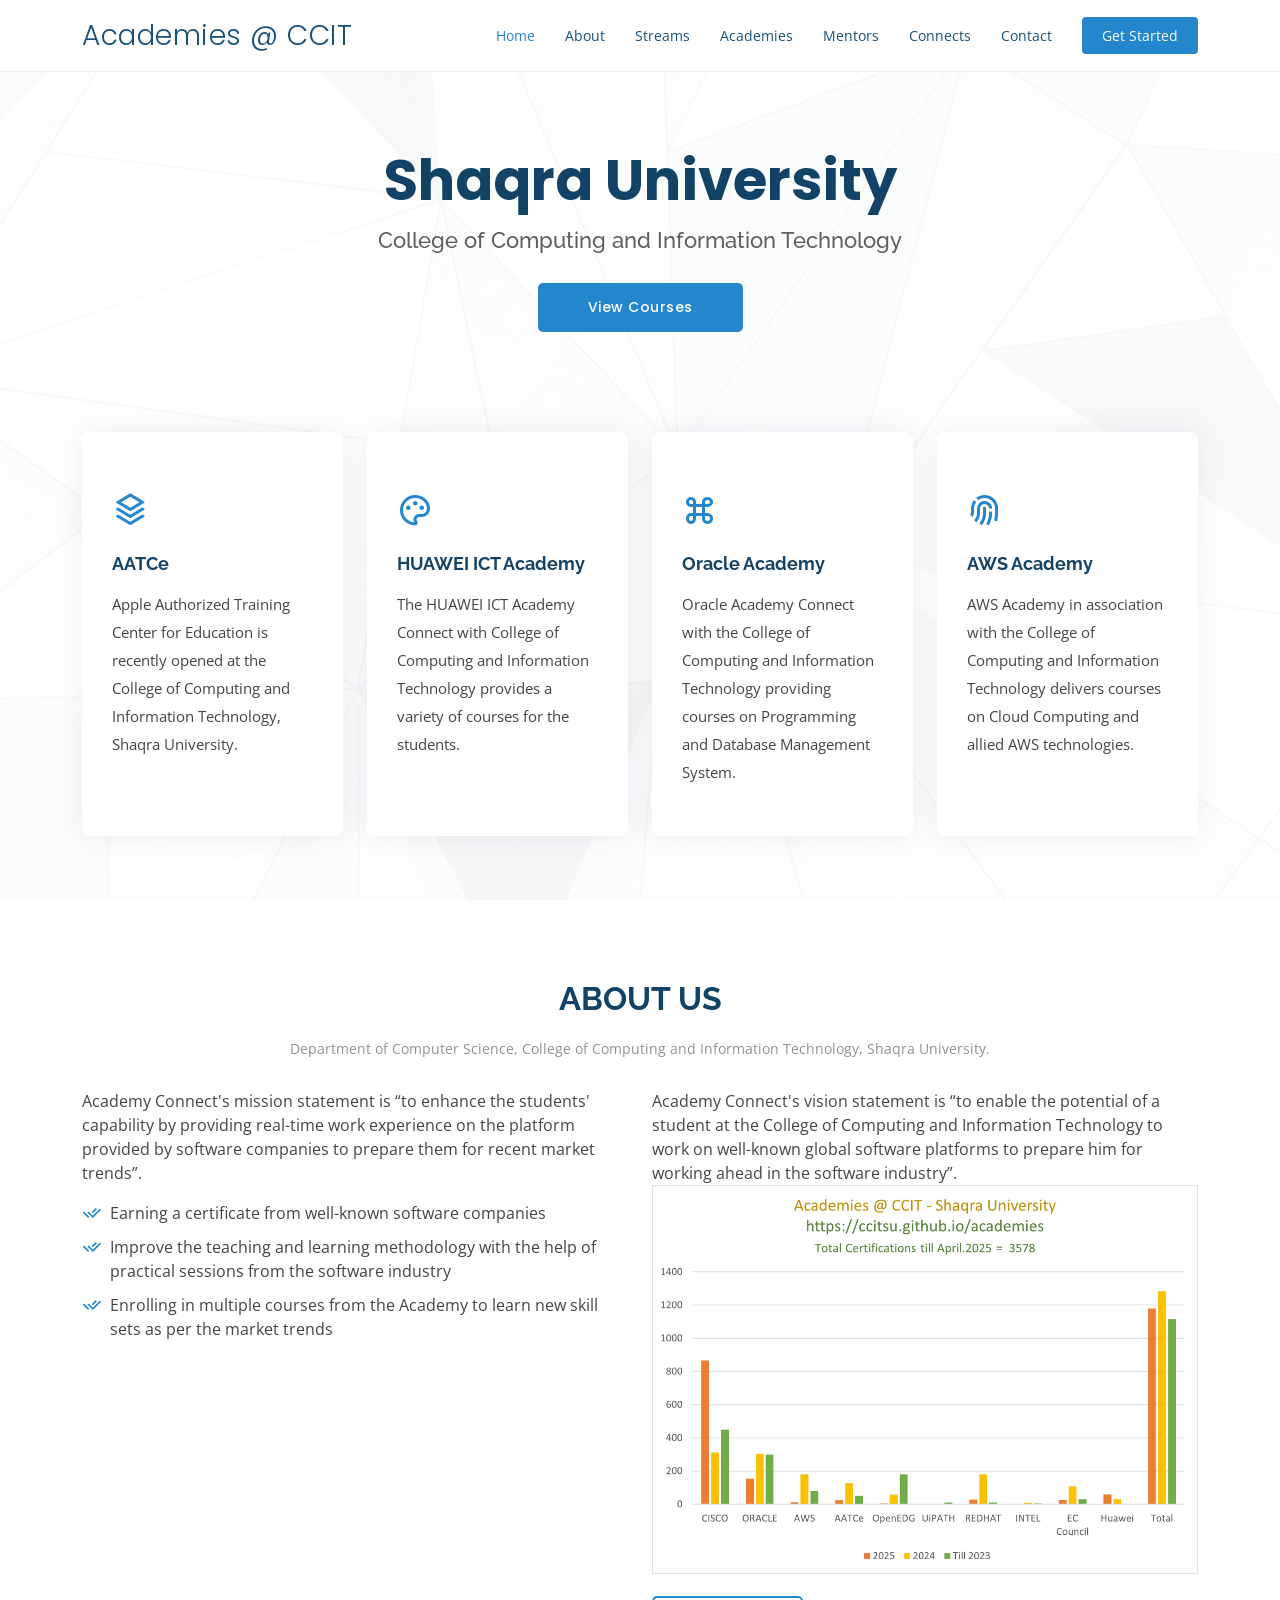
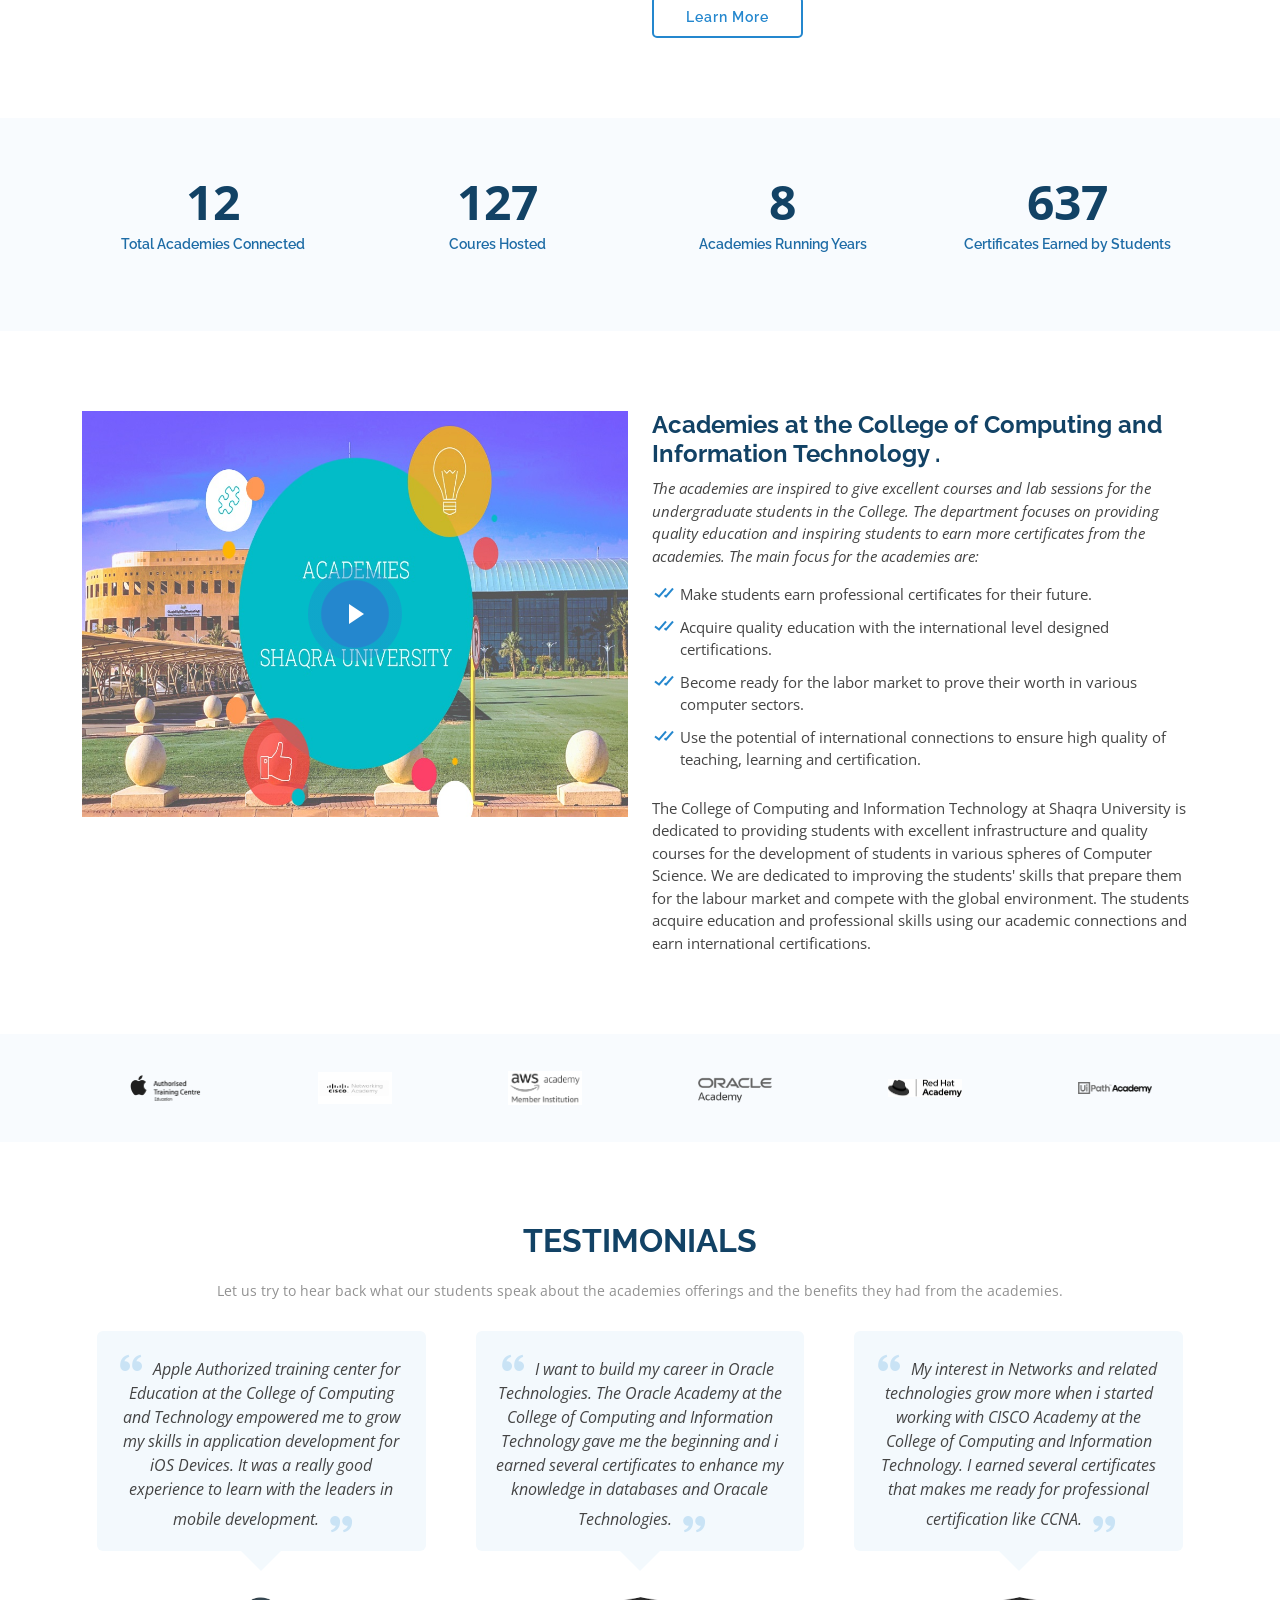
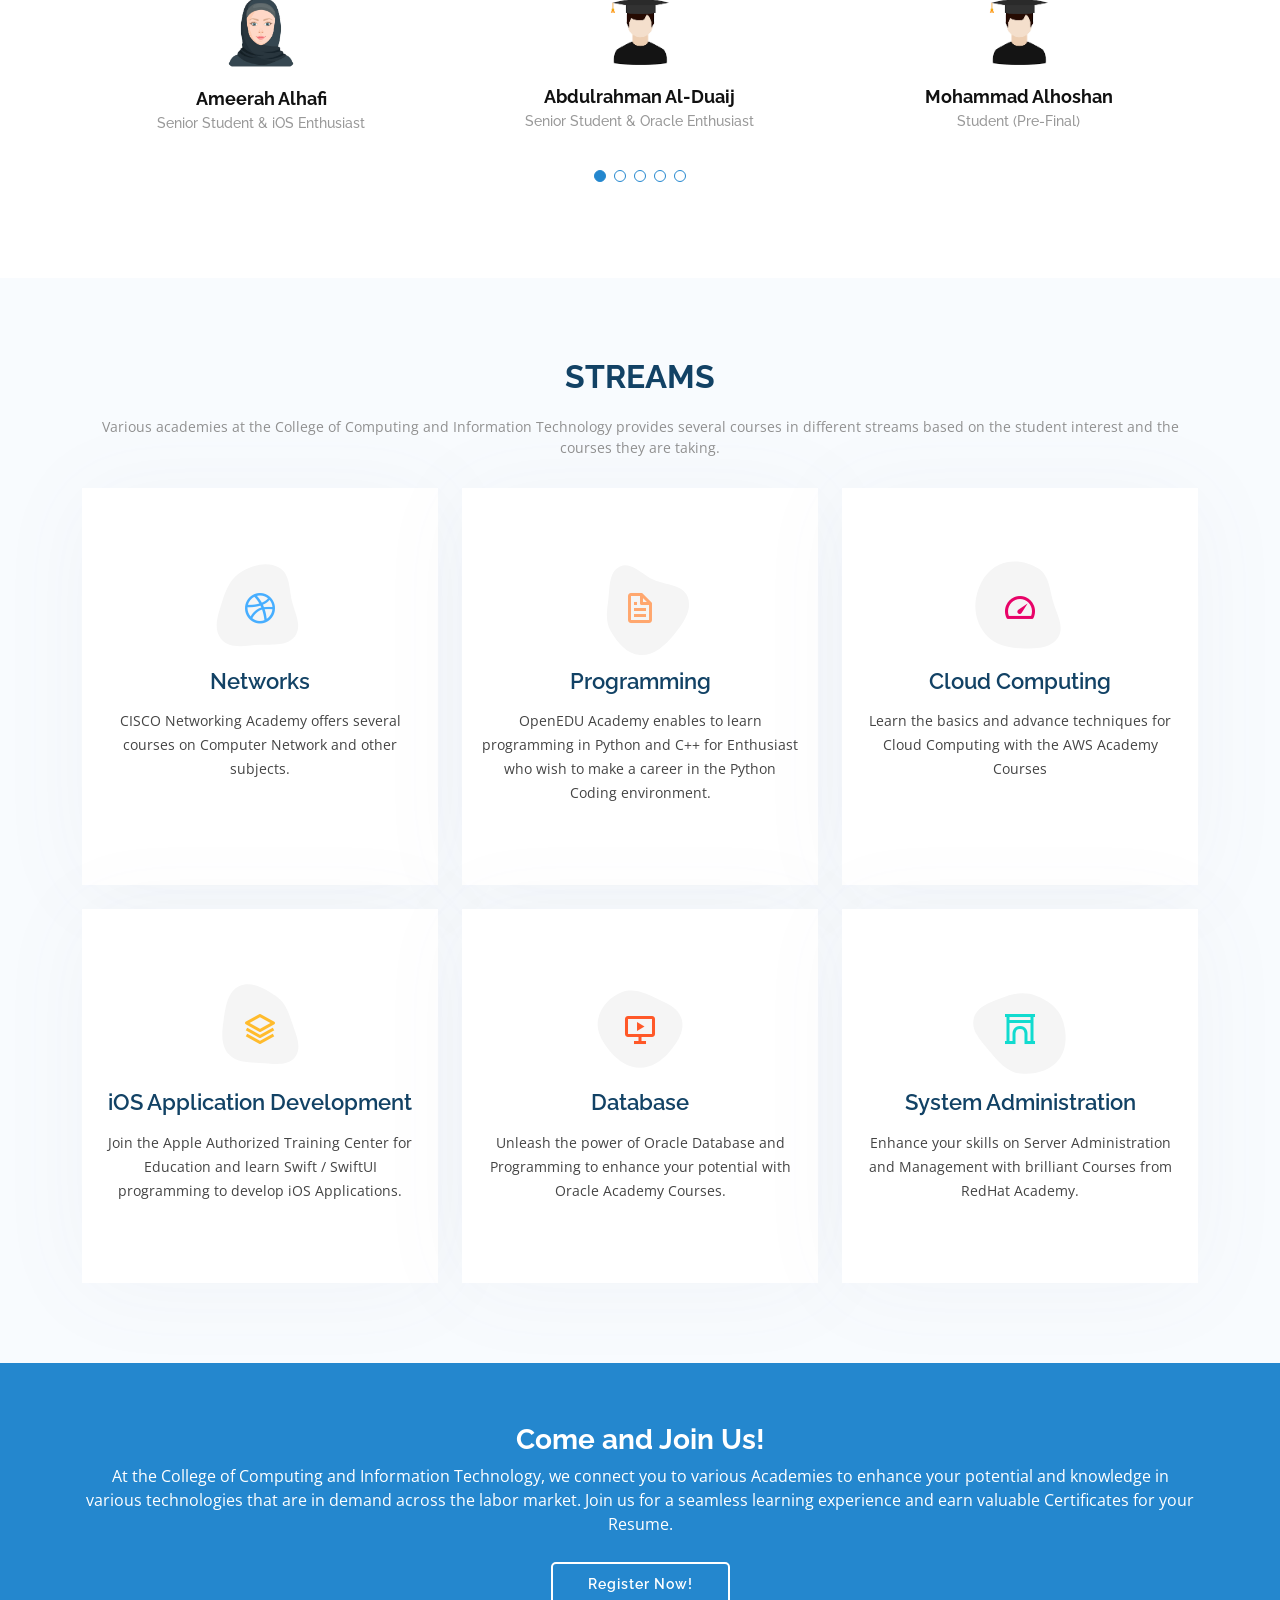
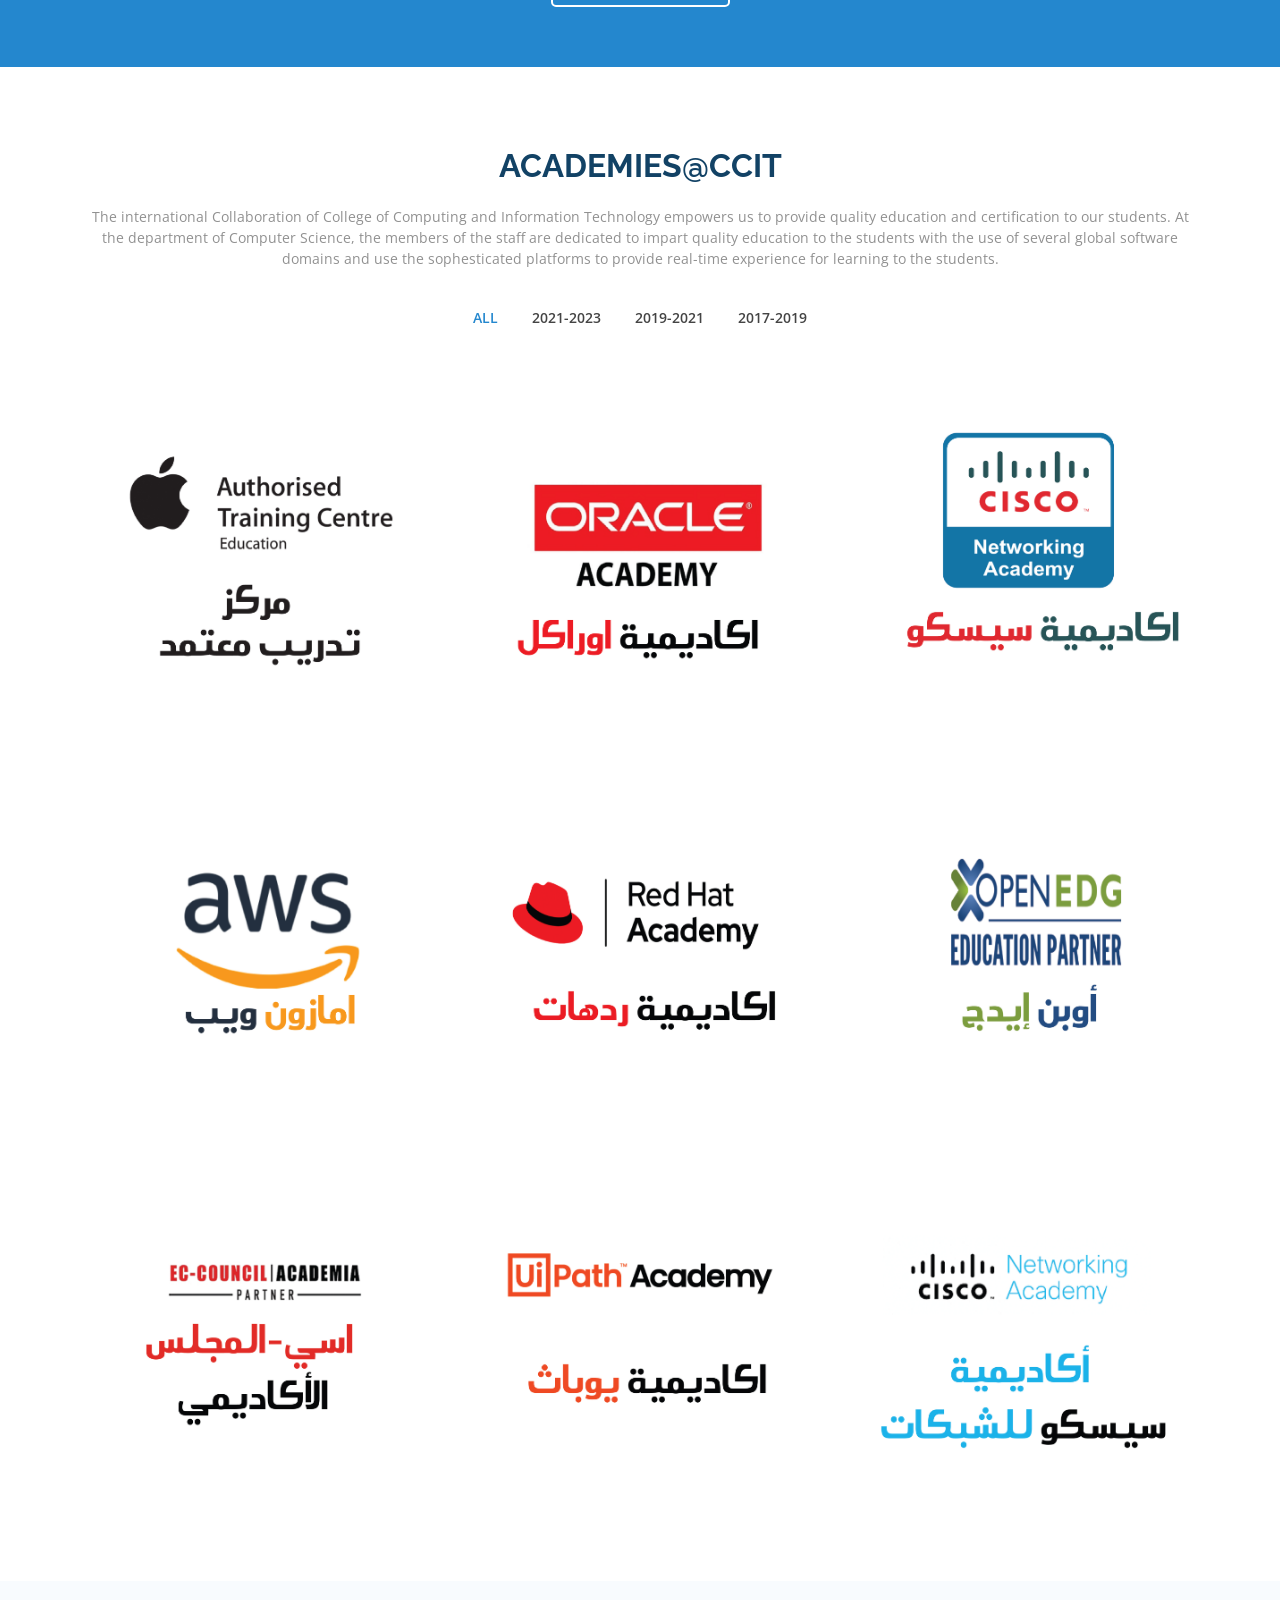
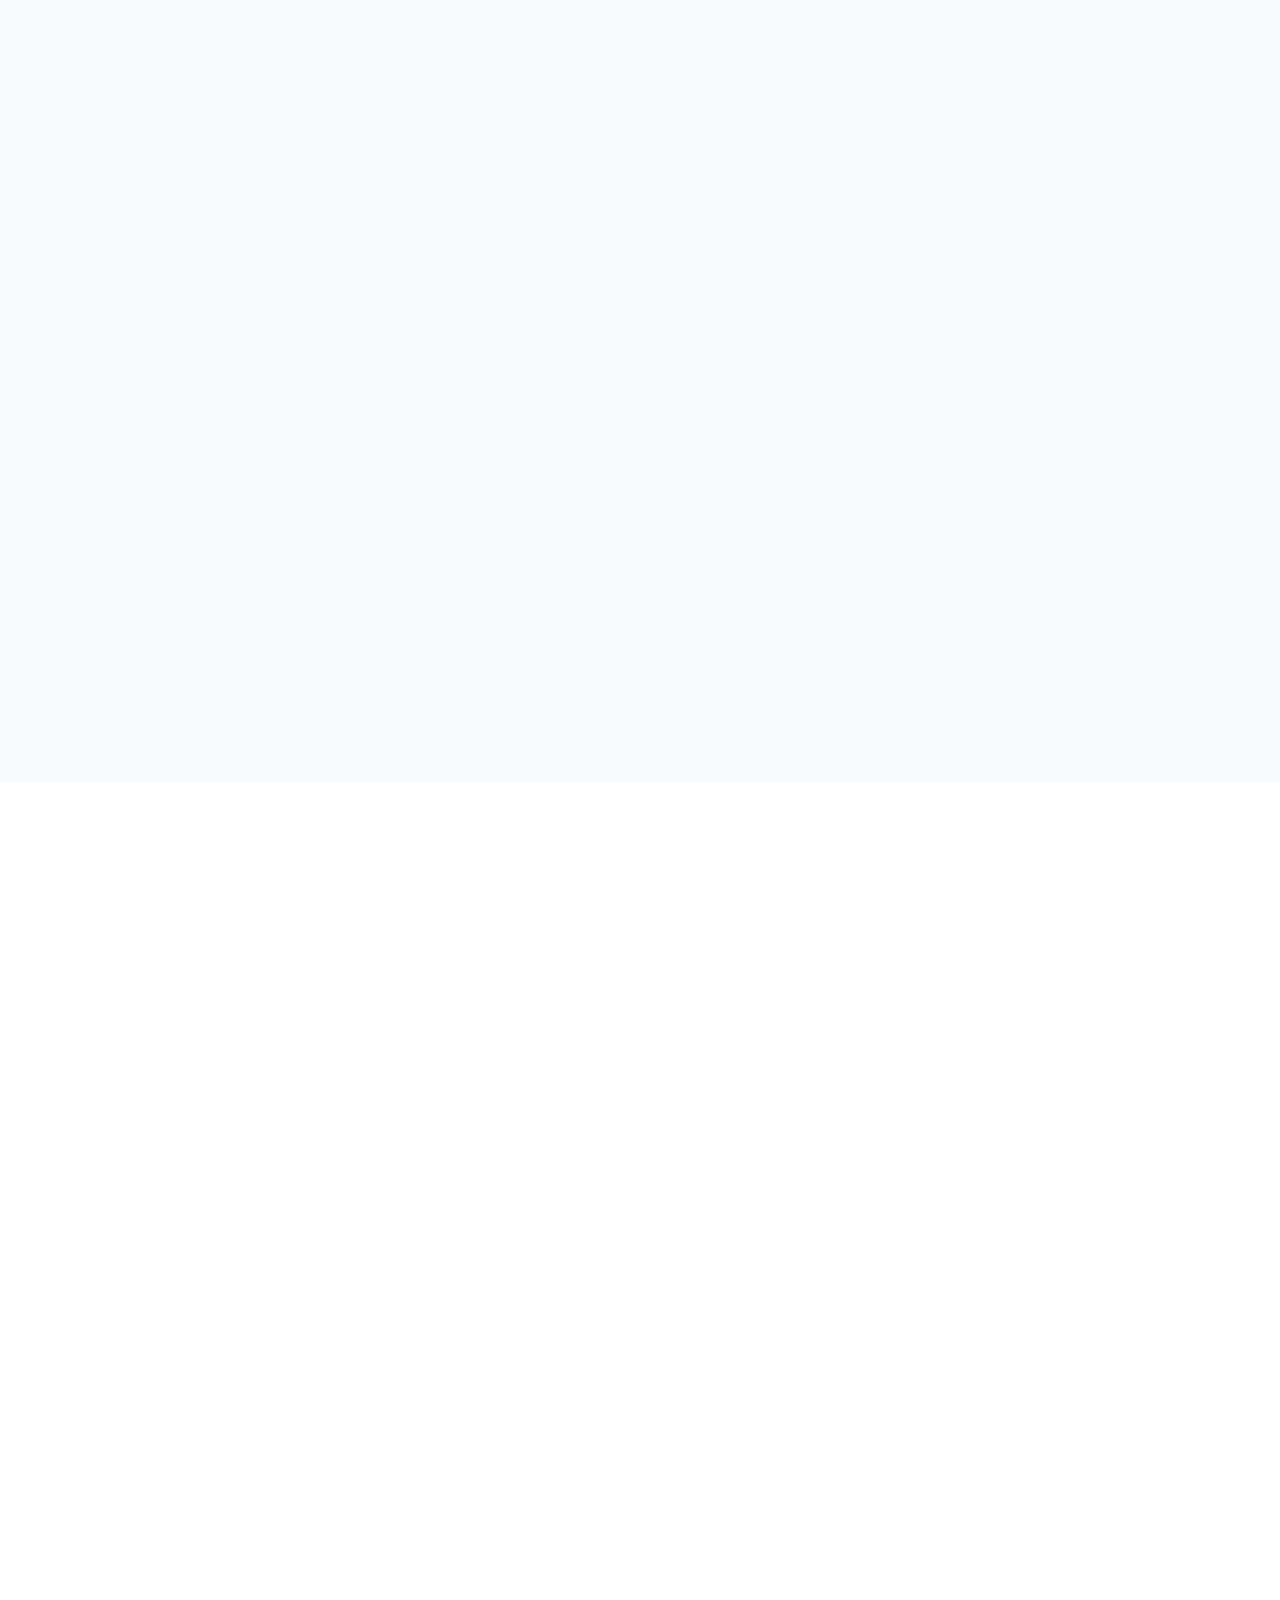
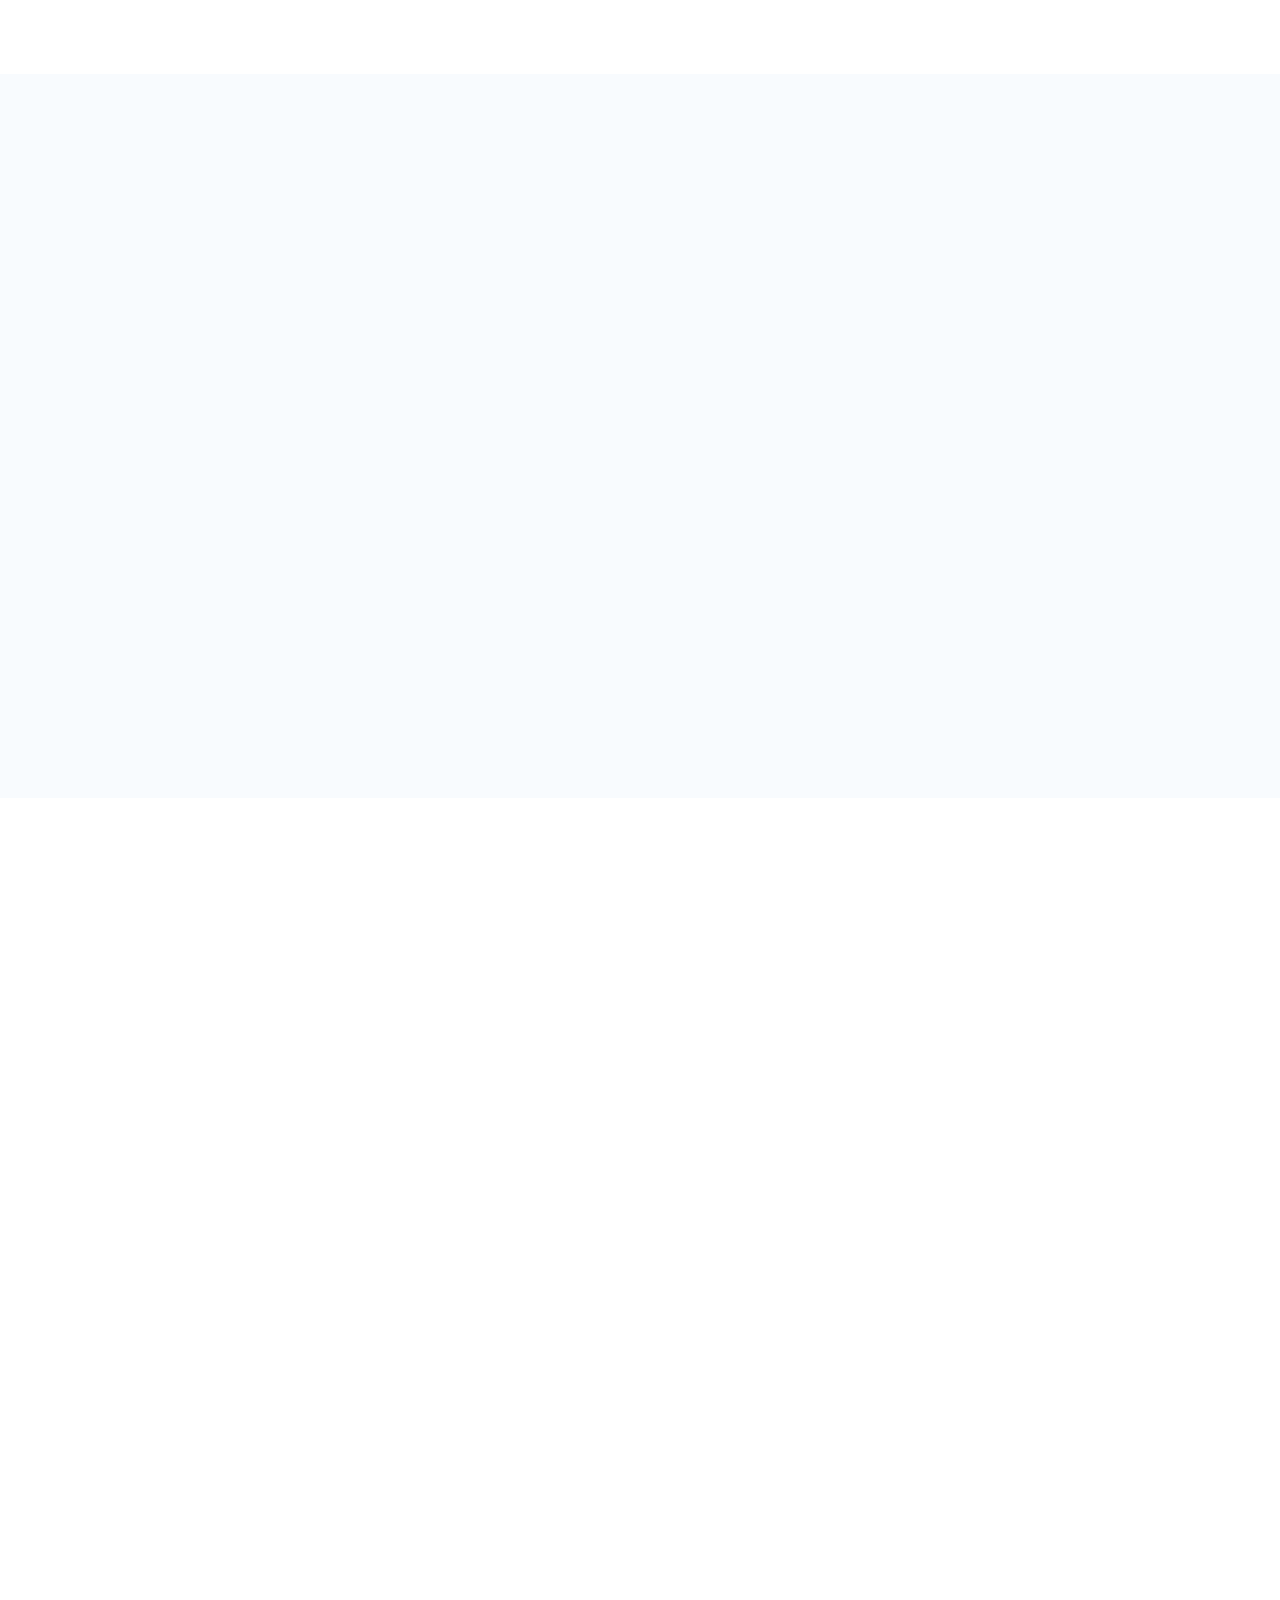
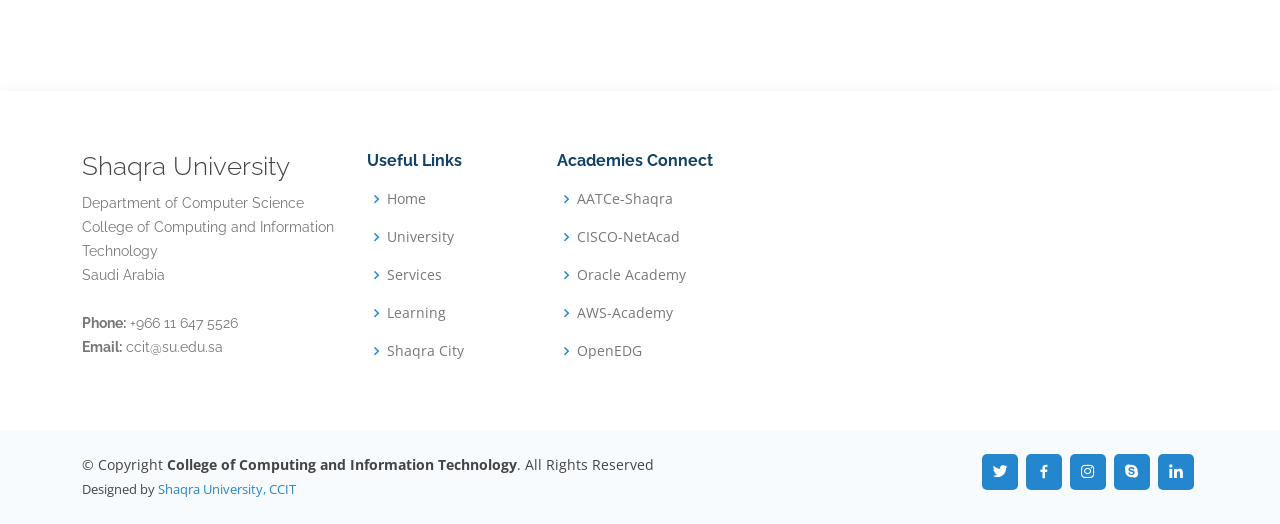
<file: index.html>
<!DOCTYPE html>
<html lang="en">

<head>
  <meta charset="utf-8">
  <meta content="width=device-width, initial-scale=1.0" name="viewport">

  <title>Academies@CCIT, Shaqra University</title>
  <meta content="" name="description">
  <meta content="" name="keywords">

  <!-- Favicons -->
  <link href="assets/img/favicon.png" rel="icon">
  <link href="assets/img/apple-touch-icon.png" rel="apple-touch-icon">

  <!-- Google Fonts -->
  <link href="https://fonts.googleapis.com/css?family=Open+Sans:300,300i,400,400i,600,600i,700,700i|Raleway:300,300i,400,400i,500,500i,600,600i,700,700i|Poppins:300,300i,400,400i,500,500i,600,600i,700,700i" rel="stylesheet">

  <!-- Vendor CSS Files -->
  <link href="assets/vendor/aos/aos.css" rel="stylesheet">
  <link href="assets/vendor/bootstrap/css/bootstrap.min.css" rel="stylesheet">
  <link href="assets/vendor/bootstrap-icons/bootstrap-icons.css" rel="stylesheet">
  <link href="assets/vendor/boxicons/css/boxicons.min.css" rel="stylesheet">
  <link href="assets/vendor/glightbox/css/glightbox.min.css" rel="stylesheet">
  <link href="assets/vendor/remixicon/remixicon.css" rel="stylesheet">
  <link href="assets/vendor/swiper/swiper-bundle.min.css" rel="stylesheet">

  <!-- Template Main CSS File -->
  <link href="assets/css/style.css" rel="stylesheet">

 
</head>

<body>

  <!-- ======= Header ======= -->
  <header id="header" class="fixed-top">
    <div class="container d-flex align-items-center justify-content-between">

      <h1 class="logo"><a href="index.html">Academies @ CCIT</a></h1>
      <!-- Uncomment below if you prefer to use an image logo -->
      <!-- <a href="index.html" class="logo"><img src="assets/img/logo.png" alt="" class="img-fluid"></a>-->

      <nav id="navbar" class="navbar">
        <ul>
          <li><a class="nav-link scrollto active" href="#hero">Home</a></li>
          <li><a class="nav-link scrollto" href="#about">About</a></li>
          <li><a class="nav-link scrollto" href="#services">Streams</a></li>
          <li><a class="nav-link scrollto o" href="#portfolio">Academies</a></li>
          <li><a class="nav-link scrollto" href="#team">Mentors</a></li>
          <li><a class="nav-link scrollto" href="#pricing">Connects</a></li>
          
          <li><a class="nav-link scrollto" href="#contact">Contact</a></li>
          <li><a class="getstarted scrollto" href="#about">Get Started</a></li>
        </ul>
        <i class="bi bi-list mobile-nav-toggle"></i>
      </nav><!-- .navbar -->

    </div>
  </header><!-- End Header -->

  <!-- ======= Hero Section ======= -->
  <section id="hero" class="d-flex align-items-center">
    <div class="container position-relative" data-aos="fade-up" data-aos-delay="100">
      <div class="row justify-content-center">
        <div class="col-xl-7 col-lg-9 text-center">
          <h1>Shaqra University</h1>
          <h2>College of Computing and Information Technology</h2>
        </div>
      </div>
      <div class="text-center">
        <a href="https://ccitsu.github.io/courses/" class="btn-get-started scrollto">View Courses</a>
      </div>

      <div class="row icon-boxes">
        <div class="col-md-6 col-lg-3 d-flex align-items-stretch mb-5 mb-lg-0" data-aos="zoom-in" data-aos-delay="200">
          <div class="icon-box">
            <div class="icon"><i class="ri-stack-line"></i></div>
            <h4 class="title"><a href="">AATCe</a></h4>
            <p class="description">Apple Authorized Training Center for Education is recently opened at the College of Computing and Information Technology, Shaqra University. </p>
          </div>
        </div>

        <div class="col-md-6 col-lg-3 d-flex align-items-stretch mb-5 mb-lg-0" data-aos="zoom-in" data-aos-delay="300">
          <div class="icon-box">
            <div class="icon"><i class="ri-palette-line"></i></div>
            <h4 class="title"><a href="">HUAWEI ICT Academy</a></h4>
            <p class="description">The HUAWEI ICT Academy Connect with College of Computing and Information Technology provides a variety of courses for the students. </p>
          </div>
        </div>

        <div class="col-md-6 col-lg-3 d-flex align-items-stretch mb-5 mb-lg-0" data-aos="zoom-in" data-aos-delay="400">
          <div class="icon-box">
            <div class="icon"><i class="ri-command-line"></i></div>
            <h4 class="title"><a href="">Oracle Academy</a></h4>
            <p class="description">Oracle Academy Connect with the College of Computing and Information Technology providing courses on Programming and Database Management System.</p>
          </div>
        </div>

        <div class="col-md-6 col-lg-3 d-flex align-items-stretch mb-5 mb-lg-0" data-aos="zoom-in" data-aos-delay="500">
          <div class="icon-box">
            <div class="icon"><i class="ri-fingerprint-line"></i></div>
            <h4 class="title"><a href="">AWS Academy</a></h4>
            <p class="description">AWS Academy in association with the College of Computing and Information Technology delivers courses on Cloud Computing and allied AWS technologies.</p>
          </div>
        </div>

      </div>
    </div>
  </section><!-- End Hero -->

  <main id="main">

    <!-- ======= About Section ======= -->
    <section id="about" class="about">
      <div class="container" data-aos="fade-up">

        <div class="section-title">
          <h2>About Us</h2>
          <p>Department of Computer Science, College of Computing and Information Technology, Shaqra University. </p>
        </div>

        <div class="row content">
          <div class="col-lg-6">
            <p>
              Academy Connect's mission statement is “to enhance the students' capability by providing real-time work experience on the platform provided by software companies to prepare them for recent market trends”.
            </p>
            <ul>
              <li><i class="ri-check-double-line"></i> Earning a certificate from well-known software companies</li>
              <li><i class="ri-check-double-line"></i> Improve the teaching and learning methodology with the help of practical sessions from the software industry</li>
              <li><i class="ri-check-double-line"></i> Enrolling in multiple courses from the Academy to learn new skill sets as per the market trends</li>
            </ul>
          </div>
          <div class="col-lg-6 pt-4 pt-lg-0">
            <p>
              Academy Connect's vision statement is “to enable the potential of a student at the College of Computing and Information Technology to work on well-known global software platforms to prepare him for working ahead in the software industry”.
            <img src="assets/img/statistics.jpg" class="img-fluid" alt="Statistics till April 2025">              
            </p>
            
            <a href="#" class="btn-learn-more">Learn More</a>
          </div>
        </div>

      </div>
    </section><!-- End About Section -->

    <!-- ======= Counts Section ======= -->
    <section id="counts" class="counts section-bg">
      <div class="container">

        <div class="row justify-content-end">

          <div class="col-lg-3 col-md-5 col-6 d-md-flex align-items-md-stretch">
            <div class="count-box">
              <span data-purecounter-start="0" data-purecounter-end="12" data-purecounter-duration="1" class="purecounter"></span>
              <p>Total Academies Connected</p>
            </div>
          </div>

          <div class="col-lg-3 col-md-5 col-6 d-md-flex align-items-md-stretch">
            <div class="count-box">
              <span data-purecounter-start="0" data-purecounter-end="143" data-purecounter-duration="2" class="purecounter"></span>
              <p>Coures Hosted</p>
            </div>
          </div>

          <div class="col-lg-3 col-md-5 col-6 d-md-flex align-items-md-stretch">
            <div class="count-box">
              <span data-purecounter-start="0" data-purecounter-end="8" data-purecounter-duration="1" class="purecounter"></span>
              <p>Academies Running Years</p>
            </div>
          </div>

          <div class="col-lg-3 col-md-5 col-6 d-md-flex align-items-md-stretch">
            <div class="count-box">
              <span data-purecounter-start="0" data-purecounter-end="3578" data-purecounter-duration="10" class="purecounter"></span>
              <p>Certificates Earned by Students</p>
            </div>
          </div>

        </div>

      </div>
    </section><!-- End Counts Section -->

    <!-- ======= About Video Section ======= -->
    <section id="about-video" class="about-video">
      <div class="container" data-aos="fade-up">

        <div class="row">

          <div class="col-lg-6 video-box align-self-baseline" data-aos="fade-right" data-aos-delay="100">
            <img src="assets/img/about-video.jpg" class="img-fluid" alt="">
            <a href="https://youtu.be/pACU9gZGU_U" class="glightbox play-btn mb-4" data-vbtype="video" data-autoplay="true"></a>
          </div>

          <div class="col-lg-6 pt-3 pt-lg-0 content" data-aos="fade-left" data-aos-delay="100">
            <h3>Academies at the College of Computing and Information Technology .</h3>
            <p class="fst-italic">
              The academies are inspired to give excellent courses and lab sessions for the undergraduate students in the College. The department focuses on providing quality education and inspiring students to earn more certificates from the academies. The main focus for the academies are:
            </p>
            <ul>
              <li><i class="bx bx-check-double"></i> Make students earn professional certificates for their future.</li>
              <li><i class="bx bx-check-double"></i> Acquire quality education with the international level designed certifications.</li>
              <li><i class="bx bx-check-double"></i> Become ready for the labor market to prove their worth in various computer sectors.</li>
              <li><i class="bx bx-check-double"></i> Use the potential of international connections to ensure high quality of teaching, learning and certification.</li>
            </ul>
            <p>
              The College of Computing and Information Technology at Shaqra University is dedicated to providing students with excellent infrastructure and quality 
              courses for the development of students in various spheres of Computer Science. We are dedicated to improving the students' skills that prepare them for the labour market and compete with the global environment. The students acquire education and professional skills using our academic connections and earn international certifications. 
            </p>
          </div>

        </div>

      </div>
    </section><!-- End About Video Section -->

    <!-- ======= Clients Section ======= -->
    <section id="clients" class="clients section-bg">
      <div class="container">

        <div class="row">

          <div class="col-lg-2 col-md-4 col-6 d-flex align-items-center justify-content-center" data-aos="zoom-in">
            <img src="assets/img/clients/client-1.png" class="img-fluid" alt="">
          </div>

          <div class="col-lg-2 col-md-4 col-6 d-flex align-items-center justify-content-center" data-aos="zoom-in">
            <img src="assets/img/clients/client-2.png" class="img-fluid" alt="">
          </div>

          <div class="col-lg-2 col-md-4 col-6 d-flex align-items-center justify-content-center" data-aos="zoom-in">
            <img src="assets/img/clients/client-3.png" class="img-fluid" alt="">
          </div>

          <div class="col-lg-2 col-md-4 col-6 d-flex align-items-center justify-content-center" data-aos="zoom-in">
            <img src="assets/img/clients/client-4.png" class="img-fluid" alt="">
          </div>

          <div class="col-lg-2 col-md-4 col-6 d-flex align-items-center justify-content-center" data-aos="zoom-in">
            <img src="assets/img/clients/client-5.png" class="img-fluid" alt="">
          </div>

          <div class="col-lg-2 col-md-4 col-6 d-flex align-items-center justify-content-center" data-aos="zoom-in">
            <img src="assets/img/clients/client-6.png" class="img-fluid" alt="">
          </div>

        </div>

      </div>
    </section><!-- End Clients Section -->

    <!-- ======= Testimonials Section ======= -->
    <section id="testimonials" class="testimonials">
      <div class="container" data-aos="fade-up">

        <div class="section-title">
          <h2>Testimonials</h2>
          <p>Let us try to hear back what our students speak about the academies offerings and the benefits they had from the academies.</p>
        </div>

        <div class="testimonials-slider swiper" data-aos="fade-up" data-aos-delay="100">
          <div class="swiper-wrapper">

            <div class="swiper-slide">
              <div class="testimonial-item">
                <p>
                  <i class="bx bxs-quote-alt-left quote-icon-left"></i>
                  Apple Authorized training center for Education at the College of Computing and Technology empowered me to grow my skills in application development for iOS Devices. It was a really good experience to learn with the leaders in mobile development. 
                  <i class="bx bxs-quote-alt-right quote-icon-right"></i>
                </p>
                <img src="assets/img/testimonials/testimonials-1.jpg" class="testimonial-img" alt="">
                <h3>Ameerah Alhafi</h3>
                <h4>Senior Student &amp; iOS Enthusiast</h4>
              </div>
            </div><!-- End testimonial item -->

            <div class="swiper-slide">
              <div class="testimonial-item">
                <p>
                  <i class="bx bxs-quote-alt-left quote-icon-left"></i>
                  I want to build my career in Oracle Technologies. The Oracle Academy at the College of Computing and Information Technology gave me the beginning and i earned several certificates to enhance my knowledge in databases and Oracale Technologies.
                  <i class="bx bxs-quote-alt-right quote-icon-right"></i>
                </p>
                <img src="assets/img/testimonials/testimonials-2.jpg" class="testimonial-img" alt="">
                <h3>Abdulrahman Al-Duaij</h3>
                <h4>Senior Student &amp; Oracle Enthusiast</h4>
              </div>
            </div><!-- End testimonial item -->

            <div class="swiper-slide">
              <div class="testimonial-item">
                <p>
                  <i class="bx bxs-quote-alt-left quote-icon-left"></i>
                  My interest in Networks and related technologies grow more when i started working with CISCO Academy at the College of Computing and Information Technology. I earned several certificates that makes me ready for professional certification like CCNA.
                  <i class="bx bxs-quote-alt-right quote-icon-right"></i>
                </p>
                <img src="assets/img/testimonials/testimonials-3.jpg" class="testimonial-img" alt="">
                <h3>Mohammad Alhoshan</h3>
                <h4>Student (Pre-Final)</h4>
              </div>
            </div><!-- End testimonial item -->

            <div class="swiper-slide">
              <div class="testimonial-item">
                <p>
                  <i class="bx bxs-quote-alt-left quote-icon-left"></i>
                  I was deeply interested in Python Programming and the OpenEDU Academy at the College provided me a new way to learn programming in Python with so ease. My programming skills grew up with the courses on Python Programming and let me earn valuable certificates. 
                  <i class="bx bxs-quote-alt-right quote-icon-right"></i>
                </p>
                <img src="assets/img/testimonials/testimonials-4.jpg" class="testimonial-img" alt="">
                <h3>Ahmad Alplani</h3>
                <h4>Student (Pre-Final)</h4>
              </div>
            </div><!-- End testimonial item -->

            <div class="swiper-slide">
              <div class="testimonial-item">
                <p>
                  <i class="bx bxs-quote-alt-left quote-icon-left"></i>
                  The AWS Academy at the College of Computing and Information Technology made me capable enough to enhance my knowledge in Amazon Clouds and make me ready for Cloud Computing Practisioner Certification by AWS. 
                  <i class="bx bxs-quote-alt-right quote-icon-right"></i>
                </p>
                <img src="assets/img/testimonials/testimonials-5.jpg" class="testimonial-img" alt="">
                <h3>Jawahar Khalid</h3>
                <h4>Senior Student</h4>
              </div>
            </div><!-- End testimonial item -->

          </div>
          <div class="swiper-pagination"></div>
        </div>

      </div>
    </section><!-- End Testimonials Section -->

    <!-- ======= Services Section ======= -->
    <section id="services" class="services section-bg">
      <div class="container" data-aos="fade-up">

        <div class="section-title">
          <h2>Streams</h2>
          <p>Various academies at the College of Computing and Information Technology provides several courses in different streams based on the student interest and the courses they are taking.</p>
        </div>

        <div class="row">
          <div class="col-lg-4 col-md-6 d-flex align-items-stretch" data-aos="zoom-in" data-aos-delay="100">
            <div class="icon-box iconbox-blue">
              <div class="icon">
                <svg width="100" height="100" viewBox="0 0 600 600" xmlns="http://www.w3.org/2000/svg">
                  <path stroke="none" stroke-width="0" fill="#f5f5f5" d="M300,521.0016835830174C376.1290562159157,517.8887921683347,466.0731472004068,529.7835943286574,510.70327084640275,468.03025145048787C554.3714126377745,407.6079735673963,508.03601936045806,328.9844924480964,491.2728898941984,256.3432110539036C474.5976632858925,184.082847569629,479.9380746630129,96.60480741107993,416.23090153303,58.64404602377083C348.86323505073057,18.502131276798302,261.93793281208167,40.57373210992963,193.5410806939664,78.93577620505333C130.42746243093433,114.334589627462,98.30271207620316,179.96522072025542,76.75703585869454,249.04625023123273C51.97151888228291,328.5150500222984,13.704378332031375,421.85034740162234,66.52175969318436,486.19268352777647C119.04800174914682,550.1803526380478,217.28368757567262,524.383925680826,300,521.0016835830174"></path>
                </svg>
                <i class="bx bxl-dribbble"></i>
              </div>
              <h4><a href="">Networks</a></h4>
              <p>CISCO Networking Academy offers several courses on Computer Network and other subjects.</p>
            </div>
          </div>

          <div class="col-lg-4 col-md-6 d-flex align-items-stretch mt-4 mt-md-0" data-aos="zoom-in" data-aos-delay="200">
            <div class="icon-box iconbox-orange ">
              <div class="icon">
                <svg width="100" height="100" viewBox="0 0 600 600" xmlns="http://www.w3.org/2000/svg">
                  <path stroke="none" stroke-width="0" fill="#f5f5f5" d="M300,582.0697525312426C382.5290701553225,586.8405444964366,449.9789794690241,525.3245884688669,502.5850820975895,461.55621195738473C556.606425686781,396.0723002908107,615.8543463187945,314.28637112970534,586.6730223649479,234.56875336149918C558.9533121215079,158.8439757836574,454.9685369536778,164.00468322053177,381.49747125262974,130.76875717737553C312.15926192815925,99.40240125094834,248.97055460311594,18.661163978235184,179.8680185752513,50.54337015887873C110.5421016452524,82.52863877960104,119.82277516462835,180.83849132639028,109.12597500060166,256.43424936330496C100.08760227029461,320.3096726198365,92.17705696193138,384.0621239912766,124.79988738764834,439.7174275375508C164.83382741302287,508.01625554203684,220.96474134820875,577.5009287672846,300,582.0697525312426"></path>
                </svg>
                <i class="bx bx-file"></i>
              </div>
              <h4><a href="">Programming</a></h4>
              <p>OpenEDU Academy enables to learn programming in Python and C++ for Enthusiast who wish to make a career in the Python Coding environment.</p>
            </div>
          </div>

          <div class="col-lg-4 col-md-6 d-flex align-items-stretch mt-4 mt-lg-0" data-aos="zoom-in" data-aos-delay="300">
            <div class="icon-box iconbox-pink">
              <div class="icon">
                <svg width="100" height="100" viewBox="0 0 600 600" xmlns="http://www.w3.org/2000/svg">
                  <path stroke="none" stroke-width="0" fill="#f5f5f5" d="M300,541.5067337569781C382.14930387511276,545.0595476570109,479.8736841581634,548.3450877840088,526.4010558755058,480.5488172755941C571.5218469581645,414.80211281144784,517.5187510058486,332.0715597781072,496.52539010469104,255.14436215662573C477.37192572678356,184.95920475031193,473.57363656557914,105.61284051026155,413.0603344069578,65.22779650032875C343.27470386102294,18.654635553484475,251.2091493199835,5.337323636656869,175.0934190732945,40.62881213300186C97.87086631185822,76.43348514350839,51.98124368387456,156.15599469081315,36.44837278890362,239.84606092416172C21.716077023791087,319.22268207091537,43.775223500013084,401.1760424656574,96.891909868211,461.97329694683043C147.22146801428983,519.5804099606455,223.5754009179313,538.201503339737,300,541.5067337569781"></path>
                </svg>
                <i class="bx bx-tachometer"></i>
              </div>
              <h4><a href="">Cloud Computing</a></h4>
              <p>Learn the basics and advance techniques for Cloud Computing with the AWS Academy Courses</p>
            </div>
          </div>

          <div class="col-lg-4 col-md-6 d-flex align-items-stretch mt-4" data-aos="zoom-in" data-aos-delay="100">
            <div class="icon-box iconbox-yellow">
              <div class="icon">
                <svg width="100" height="100" viewBox="0 0 600 600" xmlns="http://www.w3.org/2000/svg">
                  <path stroke="none" stroke-width="0" fill="#f5f5f5" d="M300,503.46388370962813C374.79870501325706,506.71871716319447,464.8034551963731,527.1746412648533,510.4981551193396,467.86667711651364C555.9287308511215,408.9015244558933,512.6030010748507,327.5744911775523,490.211057578863,256.5855673507754C471.097692560561,195.9906835881958,447.69079081568157,138.11976852964426,395.19560036434837,102.3242989838813C329.3053358748298,57.3949838291264,248.02791733380457,8.279543830951368,175.87071277845988,42.242879143198664C103.41431057327972,76.34704239035025,93.79494320519305,170.9812938413882,81.28167332365135,250.07896920659033C70.17666984294237,320.27484674793965,64.84698225790005,396.69656628748305,111.28512138212992,450.4950937839243C156.20124167950087,502.5303643271138,231.32542653798444,500.4755392045468,300,503.46388370962813"></path>
                </svg>
                <i class="bx bx-layer"></i>
              </div>
              <h4><a href="">iOS Application Development</a></h4>
              <p>Join the Apple Authorized Training Center for Education and learn Swift / SwiftUI programming to develop iOS Applications. </p>
            </div>
          </div>

          <div class="col-lg-4 col-md-6 d-flex align-items-stretch mt-4" data-aos="zoom-in" data-aos-delay="200">
            <div class="icon-box iconbox-red">
              <div class="icon">
                <svg width="100" height="100" viewBox="0 0 600 600" xmlns="http://www.w3.org/2000/svg">
                  <path stroke="none" stroke-width="0" fill="#f5f5f5" d="M300,532.3542879108572C369.38199826031484,532.3153073249985,429.10787420159085,491.63046689027357,474.5244479745417,439.17860296908856C522.8885846962883,383.3225815378663,569.1668002868075,314.3205725914397,550.7432151929288,242.7694973846089C532.6665558377875,172.5657663291529,456.2379748765914,142.6223662098291,390.3689995646985,112.34683881706744C326.66090330228417,83.06452184765237,258.84405631176094,53.51806209861945,193.32584062364296,78.48882559362697C121.61183558270385,105.82097193414197,62.805066853699245,167.19869350419734,48.57481801355237,242.6138429142374C34.843463184063346,315.3850353017275,76.69343916112496,383.4422959591041,125.22947124332185,439.3748458443577C170.7312796277747,491.8107796887764,230.57421082200815,532.3932930995766,300,532.3542879108572"></path>
                </svg>
                <i class="bx bx-slideshow"></i>
              </div>
              <h4><a href="">Database</a></h4>
              <p>Unleash the power of Oracle Database and Programming to enhance your potential with Oracle Academy Courses.</p>
            </div>
          </div>

          <div class="col-lg-4 col-md-6 d-flex align-items-stretch mt-4" data-aos="zoom-in" data-aos-delay="300">
            <div class="icon-box iconbox-teal">
              <div class="icon">
                <svg width="100" height="100" viewBox="0 0 600 600" xmlns="http://www.w3.org/2000/svg">
                  <path stroke="none" stroke-width="0" fill="#f5f5f5" d="M300,566.797414625762C385.7384707136149,576.1784315230908,478.7894351017131,552.8928747891023,531.9192734346935,484.94944893311C584.6109503024035,417.5663521118492,582.489472248146,322.67544863468447,553.9536738515405,242.03673114598146C529.1557734026468,171.96086150256528,465.24506316201064,127.66468636344209,395.9583748389544,100.7403814666027C334.2173773831606,76.7482773500951,269.4350130405921,84.62216499799875,207.1952322260088,107.2889140133804C132.92018162631612,134.33871894543012,41.79353780512637,160.00259165414826,22.644507872594943,236.69541883565114C3.319112789854554,314.0945973066697,72.72355303640163,379.243833228382,124.04198916343866,440.3218312028393C172.9286146004772,498.5055451809895,224.45579914871206,558.5317968840102,300,566.797414625762"></path>
                </svg>
                <i class="bx bx-arch"></i>
              </div>
              <h4><a href="">System Administration</a></h4>
              <p>Enhance your skills on Server Administration and Management with brilliant Courses from RedHat Academy. </p>
            </div>
          </div>

        </div>

      </div>
    </section><!-- End Sevices Section -->

    <!-- ======= Cta Section ======= -->
    <section id="cta" class="cta">
      <div class="container" data-aos="zoom-in">
        <div class="text-center">
          <h3>Come and Join Us! </h3>
          <p> At the College of Computing and Information Technology, we connect you to various Academies to enhance your potential and knowledge in various technologies that are in demand across the labor market. Join us for a seamless learning experience and earn valuable Certificates for your Resume.</p>
          <a class="cta-btn" href="https://forms.gle/JmoCinPYJNk2kQ3LA">Register Now!</a>
        </div>
      </div>
    </section><!-- End Cta Section -->

    <!-- ======= Portfolio Section ======= -->
    <section id="portfolio" class="portfolio">
      <div class="container" data-aos="fade-up">

        <div class="section-title">
          <h2>Academies@CCIT</h2>
          <p>The international Collaboration of College of Computing and Information Technology empowers us to provide quality education and certification to our students. At the department of Computer Science, the members of the staff are dedicated to impart quality education to the students with the use of several global software domains and use the sophesticated platforms to provide real-time experience for learning to the students. </p>
        </div>

        <div class="row" data-aos="fade-up" data-aos-delay="150">
          <div class="col-lg-12 d-flex justify-content-center">
            <ul id="portfolio-flters">
              <li data-filter="*" class="filter-active">All</li>
              <li data-filter=".filter-app">2021-2023</li>
              <li data-filter=".filter-card">2019-2021</li>
              <li data-filter=".filter-web">2017-2019</li>
            </ul>
          </div>
        </div>

        <div class="row portfolio-container" data-aos="fade-up" data-aos-delay="300">

          <div class="col-lg-4 col-md-6 portfolio-item filter-app">
            <div class="portfolio-wrap">
              <img src="assets/img/portfolio/portfolio-1.jpg" class="img-fluid" alt="">
              <div class="portfolio-info">
                <h4>2021-2023</h4>
                <p>iOS Development</p>
                <div class="portfolio-links">
                  <a href="assets/img/portfolio/portfolio-1.jpg" data-gallery="portfolioGallery" class="portfolio-lightbox" title="App 1"><i class="bx bx-plus"></i></a>
                  <a href="portfolio-details.html" title="More Details"><i class="bx bx-link"></i></a>
                </div>
              </div>
            </div>
          </div>
          <div class="col-lg-4 col-md-6 portfolio-item filter-web">
            <div class="portfolio-wrap">
              <img src="assets/img/portfolio/portfolio-2.jpg" class="img-fluid" alt="">
              <div class="portfolio-info">
                <h4>2017-2019</h4>
                <p>Robo Process Activation</p>
                <div class="portfolio-links">
                  <a href="assets/img/portfolio/portfolio-2.jpg" data-gallery="portfolioGallery" class="portfolio-lightbox" title="Web 3"><i class="bx bx-plus"></i></a>
                  <a href="portfolio-details.html" title="More Details"><i class="bx bx-link"></i></a>
                </div>
              </div>
            </div>
          </div>

          <div class="col-lg-4 col-md-6 portfolio-item filter-app">
            <div class="portfolio-wrap">
              <img src="assets/img/portfolio/portfolio-3.jpg" class="img-fluid" alt="">
              <div class="portfolio-info">
                <h4>2021-2023</h4>
                <p>AWS Cloud Computing</p>
                <div class="portfolio-links">
                  <a href="assets/img/portfolio/portfolio-3.jpg" data-gallery="portfolioGallery" class="portfolio-lightbox" title="App 2"><i class="bx bx-plus"></i></a>
                  <a href="portfolio-details.html" title="More Details"><i class="bx bx-link"></i></a>
                </div>
              </div>
            </div>
          </div>

          <div class="col-lg-4 col-md-6 portfolio-item filter-card">
            <div class="portfolio-wrap">
              <img src="assets/img/portfolio/portfolio-4.jpg" class="img-fluid" alt="">
              <div class="portfolio-info">
                <h4>2019-2021</h4>
                <p>CyberSecurity and Ethical Hacking</p>
                <div class="portfolio-links">
                  <a href="assets/img/portfolio/portfolio-4.jpg" data-gallery="portfolioGallery" class="portfolio-lightbox" title="Card 2"><i class="bx bx-plus"></i></a>
                  <a href="portfolio-details.html" title="More Details"><i class="bx bx-link"></i></a>
                </div>
              </div>
            </div>
          </div>

          <div class="col-lg-4 col-md-6 portfolio-item filter-web">
            <div class="portfolio-wrap">
              <img src="assets/img/portfolio/portfolio-5.jpg" class="img-fluid" alt="">
              <div class="portfolio-info">
                <h4>2017-2019</h4>
                <p>CISCO-NetAcad</p>
                <div class="portfolio-links">
                  <a href="assets/img/portfolio/portfolio-5.jpg" data-gallery="portfolioGallery" class="portfolio-lightbox" title="Web 2"><i class="bx bx-plus"></i></a>
                  <a href="portfolio-details.html" title="More Details"><i class="bx bx-link"></i></a>
                </div>
              </div>
            </div>
          </div>

          <div class="col-lg-4 col-md-6 portfolio-item filter-app">
            <div class="portfolio-wrap">
              <img src="assets/img/portfolio/portfolio-6.jpg" class="img-fluid" alt="">
              <div class="portfolio-info">
                <h4>2021-2023</h4>
                <p>Intel Academy</p>
                <div class="portfolio-links">
                  <a href="assets/img/portfolio/portfolio-6.jpg" data-gallery="portfolioGallery" class="portfolio-lightbox" title="App 3"><i class="bx bx-plus"></i></a>
                  <a href="portfolio-details.html" title="More Details"><i class="bx bx-link"></i></a>
                </div>
              </div>
            </div>
          </div>

          <div class="col-lg-4 col-md-6 portfolio-item filter-card">
            <div class="portfolio-wrap">
              <img src="assets/img/portfolio/portfolio-7.jpg" class="img-fluid" alt="">
              <div class="portfolio-info">
                <h4>2019-2021</h4>
                <p>Programming</p>
                <div class="portfolio-links">
                  <a href="assets/img/portfolio/portfolio-7.jpg" data-gallery="portfolioGallery" class="portfolio-lightbox" title="Card 1"><i class="bx bx-plus"></i></a>
                  <a href="portfolio-details.html" title="More Details"><i class="bx bx-link"></i></a>
                </div>
              </div>
            </div>
          </div>

          <div class="col-lg-4 col-md-6 portfolio-item filter-card">
            <div class="portfolio-wrap">
              <img src="assets/img/portfolio/portfolio-8.jpg" class="img-fluid" alt="">
              <div class="portfolio-info">
                <h4>2019-2021</h4>
                <p>RedHat Network Administration</p>
                <div class="portfolio-links">
                  <a href="assets/img/portfolio/portfolio-8.jpg" data-gallery="portfolioGallery" class="portfolio-lightbox" title="Card 3"><i class="bx bx-plus"></i></a>
                  <a href="portfolio-details.html" title="More Details"><i class="bx bx-link"></i></a>
                </div>
              </div>
            </div>
          </div>

          <div class="col-lg-4 col-md-6 portfolio-item filter-web">
            <div class="portfolio-wrap">
              <img src="assets/img/portfolio/portfolio-9.jpg" class="img-fluid" alt="">
              <div class="portfolio-info">
                <h4>2017-2019</h4>
                <p>Databases</p>
                <div class="portfolio-links">
                  <a href="assets/img/portfolio/portfolio-9.jpg" data-gallery="portfolioGallery" class="portfolio-lightbox" title="Web 3"><i class="bx bx-plus"></i></a>
                  <a href="portfolio-details.html" title="More Details"><i class="bx bx-link"></i></a>
                </div>
              </div>
            </div>
          </div>
        </div>
      </div>
    </section><!-- End Portfolio Section -->

    <!-- ======= Team Section ======= -->
    <section id="team" class="team section-bg">
      <div class="container" data-aos="fade-up">

        <div class="section-title">
          <h2>Mentors</h2>
          <p>The Faculty of Computer Science at the College of Computing and Information Technology is responsible to take initiatives for the welfare of students. The acadmies at the college are initiatives taken by the leadership and the mentors are taking care for the smooth functioning of the academies.</p>
        </div>

        <div class="row">

          <div class="col-lg-3 col-md-6 d-flex align-items-stretch" data-aos="fade-up" data-aos-delay="100">
            <div class="member">
              <div class="member-img">
                <img src="assets/img/team/team-1.jpg" class="img-fluid" alt="">
                <div class="social">
                  <a href=""><i class="bi bi-twitter"></i></a>
                  <a href=""><i class="bi bi-facebook"></i></a>
                  <a href=""><i class="bi bi-instagram"></i></a>
                  <a href=""><i class="bi bi-linkedin"></i></a>
                </div>
              </div>
              <div class="member-info">
                <h4>Dr. Munif Alotaibi</h4>
                <span>Dean, College of Computing and Information Technology</span>
              </div>
            </div>
          </div>

          <div class="col-lg-3 col-md-6 d-flex align-items-stretch" data-aos="fade-up" data-aos-delay="200">
            <div class="member">
              <div class="member-img">
                <img src="assets/img/team/team-2.jpg" class="img-fluid" alt="">
                <div class="social">
                  <a href=""><i class="bi bi-twitter"></i></a>
                  <a href=""><i class="bi bi-facebook"></i></a>
                  <a href=""><i class="bi bi-instagram"></i></a>
                  <a href=""><i class="bi bi-linkedin"></i></a>
                </div>
              </div>
              <div class="member-info">
                <h4>Dr. Abdulrahman Alghamdi</h4>
                <span>Vice Dean, College of Computing and Information Technology</span>
              </div>
            </div>
          </div>

          <div class="col-lg-3 col-md-6 d-flex align-items-stretch" data-aos="fade-up" data-aos-delay="300">
            <div class="member">
              <div class="member-img">
                <img src="assets/img/team/team-3.jpg" class="img-fluid" alt="">
                <div class="social">
                  <a href=""><i class="bi bi-twitter"></i></a>
                  <a href=""><i class="bi bi-facebook"></i></a>
                  <a href=""><i class="bi bi-instagram"></i></a>
                  <a href=""><i class="bi bi-linkedin"></i></a>
                </div>
              </div>
              <div class="member-info">
                <h4>Dr. Saeed Alshahrani</h4>
                <span>Vice Dean, College of Computing and Information Technology</span>
              </div>
            </div>
          </div>

          <div class="col-lg-3 col-md-6 d-flex align-items-stretch" data-aos="fade-up" data-aos-delay="400">
            <div class="member">
              <div class="member-img">
                <img src="assets/img/team/team-4.jpg" class="img-fluid" alt="">
                <div class="social">
                  <a href=""><i class="bi bi-twitter"></i></a>
                  <a href=""><i class="bi bi-facebook"></i></a>
                  <a href=""><i class="bi bi-instagram"></i></a>
                  <a href=""><i class="bi bi-linkedin"></i></a>
                </div>
              </div>
              <div class="member-info">
                <h4>Dr. Nayyar Ahmed Khan</h4>
                <span>Administrator & Trainer</span>
                <div class="badge-base LI-profile-badge" data-locale="en_US" data-size="medium" data-theme="light" data-type="VERTICAL" data-vanity="khannayyar" data-version="v1"><a class="badge-base__link LI-simple-link" href="https://sa.linkedin.com/in/khannayyar?trk=profile-badge">Nayyar Khan</a></div>
              
              </div>
            </div>
          </div>

        </div>

      </div>
    </section><!-- End Team Section -->

    <!-- ======= Pricing Section ======= -->
    <section id="pricing" class="pricing">
      <div class="container" data-aos="fade-up">

        <div class="section-title">
          <h2>Most Promising Connects</h2>
          <p>Apply to the most promising academies at the College of Computing and Information Technology to get in touch with the latest market trends. You can refer to the stream of your choice and apply there as well. </p>
        </div>

        <div class="row">

          <div class="col-lg-4 col-md-6" data-aos="zoom-im" data-aos-delay="100">
            <div class="box">
              <h3>CISCO Courses</h3>
              <ul>
                <li>CyberSecurity</li>
                <li>Networks</li>
                <li>Internet of Things</li>
                <li>Programming</li>
                <li>Information Security</li>
                <li class="na">CCNA</li>
                <li class="na">CCNP</li>
              </ul>
              <div class="btn-wrap">
                <a href="https://forms.gle/JmoCinPYJNk2kQ3LA" class="btn-buy">Register!</a>
              </div>
            </div>
          </div>

          <div class="col-lg-4 col-md-6 mt-4 mt-md-0" data-aos="zoom-in" data-aos-delay="100">
            <div class="box featured">
              <h3>AATCe</h3>
              <h3>Apple Authorzied Training Center for Education </h3>
              <ul>
                <li>Learn Swift</li>
                <li>Learn SwiftUI</li>
                <li>Develop iOS Applications</li>
                <li>Machine Learning with Swift and iOS Applications </li>
                <li class="na">Swift Enterprice</li>
                <li>
                  <div class="btn-wrap">
                    <a href="https://aatce.github.io/aatc/" class="btn-buy">AATCe-SU</a>
                  </div>
                </li>
              </ul>
              <div class="btn-wrap">
                <a href="https://forms.gle/JmoCinPYJNk2kQ3LA" class="btn-buy">Enroll Now!</a>
              </div>
            </div>
          </div>

          <div class="col-lg-4 col-md-6 mt-4 mt-lg-0" data-aos="zoom-in" data-aos-delay="100">
            <div class="box">
              <h3>Oracle / AWS</h3>
              <ul>
                <li>Database Foundations</li>
                <li>Programming in Java </li>
                <li>Database Designer</li>
                <li>Oracle APEX </li>
                <li>AI and ML Using Oracle Technologies</li>
                <li>Cloud Computing Practitioner</li>
                <li>Machine Learning with AWS Services</li>
              </ul>
              <div class="btn-wrap">
                <a href="https://forms.gle/JmoCinPYJNk2kQ3LA" class="btn-buy">Register!</a>
              </div>
            </div>
          </div>

        </div>

      </div>
    </section><!-- End Pricing Section -->

    <!-- ======= Frequently Asked Questions Section ======= -->
    <section id="faq" class="faq section-bg">
      <div class="container" data-aos="fade-up">

        <div class="section-title">
          <h2>Frequently Asked Questions</h2>
          <p>This section resolves all your queries that you have in your mind related to the Academies and their working.</p>
        </div>

        <div class="faq-list">
          <ul>
            <li data-aos="fade-up">
              <i class="bx bx-help-circle icon-help"></i> <a data-bs-toggle="collapse" class="collapse" data-bs-target="#faq-list-1">Are the Courses Paid / Free in the Academies? <i class="bx bx-chevron-down icon-show"></i><i class="bx bx-chevron-up icon-close"></i></a>
              <div id="faq-list-1" class="collapse show" data-bs-parent=".faq-list">
                <p>
                  The Academies are run at the College of Computing FREE OF COST. The students can get the benefit of earning free of cost certificates and learn with the Global Software Leading Platforms for their Career.
                </p>
              </div>
            </li>

            <li data-aos="fade-up" data-aos-delay="100">
              <i class="bx bx-help-circle icon-help"></i> <a data-bs-toggle="collapse" data-bs-target="#faq-list-2" class="collapsed">Can i have multiple courses at the same time? <i class="bx bx-chevron-down icon-show"></i><i class="bx bx-chevron-up icon-close"></i></a>
              <div id="faq-list-2" class="collapse" data-bs-parent=".faq-list">
                <p>
                  You can opt for multiple courses and can study in parallel several streams as well. You have to manage all the pre-requisites to complete the courses and get certified. 
                </p>
              </div>
            </li>

            <li data-aos="fade-up" data-aos-delay="200">
              <i class="bx bx-help-circle icon-help"></i> <a data-bs-toggle="collapse" data-bs-target="#faq-list-3" class="collapsed">Are the classes / session self paced or instructor lead? <i class="bx bx-chevron-down icon-show"></i><i class="bx bx-chevron-up icon-close"></i></a>
              <div id="faq-list-3" class="collapse" data-bs-parent=".faq-list">
                <p>
                  Some of the classes in the academies are lead by instructors and some of them are self paced. It is also worth to mention that several courses are blended in nature with self paced and instructor led functionality together.
                </p>
              </div>
            </li>

            <li data-aos="fade-up" data-aos-delay="300">
              <i class="bx bx-help-circle icon-help"></i> <a data-bs-toggle="collapse" data-bs-target="#faq-list-4" class="collapsed">How to get the certificates once I complete a course? <i class="bx bx-chevron-down icon-show"></i><i class="bx bx-chevron-up icon-close"></i></a>
              <div id="faq-list-4" class="collapse" data-bs-parent=".faq-list">
                <p>
                  Once the course is completed the Academies provide the certificates directly from the Portal and you will recieve it in email. For any issues related to the certificates you can connect back to the Academy Admin Office.
                </p>
              </div>
            </li>

            <li data-aos="fade-up" data-aos-delay="400">
              <i class="bx bx-help-circle icon-help"></i> <a data-bs-toggle="collapse" data-bs-target="#faq-list-5" class="collapsed">What if I am unable to complete the courses on time? <i class="bx bx-chevron-down icon-show"></i><i class="bx bx-chevron-up icon-close"></i></a>
              <div id="faq-list-5" class="collapse" data-bs-parent=".faq-list">
                <p>
                  For self paced courses the academies can help you to increase a part of the time needed for the course completion, however for instructor led courses you have match with the timeline given by the instructor.
                </p>
              </div>
            </li>

          </ul>
        </div>

      </div>
    </section><!-- End Frequently Asked Questions Section -->

    <!-- ======= Contact Section ======= -->
    <section id="contact" class="contact">
      <div class="container" data-aos="fade-up">

        <div class="section-title">
          <h2>Contact</h2>
          <p>The College of Computing and Information Technology is located in Shaqra City. Shaqra City is in Riyadh Province over a distance of around 200 KM from Riyadh Airport. The department of Computer science is taking care for the academies and international connect with various organizations to help the students achieve their professional certificates and quality learning.</p>
        </div>

        <div>
          <iframe style="border:0; width: 100%; height: 270px;" src="https://www.google.com/maps/embed?pb=!1m18!1m12!1m3!1d28883.589695153423!2d45.17682366464838!3d25.188086099793136!2m3!1f0!2f0!3f0!3m2!1i1024!2i768!4f13.1!3m3!1m2!1s0x3e2a71e14fe4622f%3A0xf74c9c2d40b084d0!2sShaqra%20University!5e0!3m2!1sen!2ssa!4v1680774028324!5m2!1sen!2ssa" frameborder="0" allowfullscreen></iframe>
        </div>

        <div class="row mt-5">

          <div class="col-lg-4">
            <div class="info">
              <div class="address">
                <i class="bi bi-geo-alt"></i>
                <h4>Location:</h4>
                <p>Dawadami Street, Shaqra City, Riyadh Province, Saudi Arabia</p>
              </div>

              <div class="email">
                <i class="bi bi-envelope"></i>
                <h4>Email:</h4>
                <p>nayyar@su.edu.sa</p>
              </div>

              <div class="phone">
                <i class="bi bi-phone"></i>
                <h4>Call:</h4>
                <p>+966 11 647 5526</p>
              </div>
            </div>
          </div>
          <div class="col-lg-8 mt-5 mt-lg-0">
            <form action="https://script.google.com/macros/s/AKfycby8YHMvpmhgSMixo1q3BtmZnJzSG9BUv84xti2WON5lG3q2h7J1pFsXlXY3TLofBWdm/exec" method="post">
              <div class="row gy-2 gx-md-3">
                <div class="col-md-6 form-group">
                  <input name="Email" type="email" placeholder="Email" required>
                </div>
                <div class="col-md-6 form-group">
                  <input name="Name" type="text" placeholder="Message" required>
                </div>
                <div class="form-group col-12">
                </div>
                <div class="text-center col-12"><button type="submit">Send</button></div>
              </div>
            </form>
          </div>
        </div>
      </div>
    </section><!-- End Contact Section -->
  </main><!-- End #main -->

  <!-- ======= Footer ======= -->
  <footer id="footer">

    <div class="footer-top">
      <div class="container">
        <div class="row">

          <div class="col-lg-3 col-md-6 footer-contact">
            <h3>Shaqra University</h3>
            <p>
              Department of Computer Science<br>
              College of Computing and Information Technology<br>
              Saudi Arabia <br><br>
              <strong>Phone:</strong> +966 11 647 5526<br>
              <strong>Email:</strong> ccit@su.edu.sa<br>
            </p>
          </div>

          <div class="col-lg-2 col-md-6 footer-links">
            <h4>Useful Links</h4>
            <ul>
              <li><i class="bx bx-chevron-right"></i> <a href="#">Home</a></li>
              <li><i class="bx bx-chevron-right"></i> <a href="https://www.su.edu.sa/ar">University</a></li>
              <li><i class="bx bx-chevron-right"></i> <a href="https://edugate.su.edu.sa/su/ui/home.faces">Services</a></li>
              <li><i class="bx bx-chevron-right"></i> <a href="https://lms.su.edu.sa/">Learning</a></li>
              <li><i class="bx bx-chevron-right"></i> <a href="https://www.google.com/maps/place/Shaqra/@25.2402647,45.2244899,14z/data=!3m1!4b1!4m6!3m5!1s0x3e2a6900699805ed:0xb674a0d4111f9cd4!8m2!3d25.2476471!4d45.2524792!16s%2Fm%2F03cgfn7">Shaqra City</a></li>
            </ul>
          </div>

          <div class="col-lg-3 col-md-6 footer-links">
            <h4>Academies Connect </h4>
            <ul>
              <li><i class="bx bx-chevron-right"></i> <a href="https://aatce.github.io/aatc/">AATCe-Shaqra</a></li>
              <li><i class="bx bx-chevron-right"></i> <a href="http://netacad.com/portal/learning">CISCO-NetAcad</a></li>
              <li><i class="bx bx-chevron-right"></i> <a href="https://myacademy.oracle.com/">Oracle Academy</a></li>
              <li><i class="bx bx-chevron-right"></i> <a href="https://www.awsacademy.com/AcademyHome">AWS-Academy</a></li>
              <li><i class="bx bx-chevron-right"></i> <a href="https://edube.org/login">OpenEDG</a></li>
            </ul>
          </div>
        </div>
      </div>
    </div>

    <div class="container d-md-flex py-4">

      <div class="me-md-auto text-center text-md-start">
        <div class="copyright">
          &copy; Copyright <strong><span>College of Computing and Information Technology</span></strong>. All Rights Reserved
        </div>
        <div class="credits">
        Designed by <a href="https://su.edu.sa/">Shaqra University, CCIT</a>
        </div>
      </div>
      <div class="social-links text-center text-md-right pt-3 pt-md-0">
        <a href="#" class="twitter"><i class="bx bxl-twitter"></i></a>
        <a href="#" class="facebook"><i class="bx bxl-facebook"></i></a>
        <a href="#" class="instagram"><i class="bx bxl-instagram"></i></a>
        <a href="#" class="google-plus"><i class="bx bxl-skype"></i></a>
        <a href="#" class="linkedin"><i class="bx bxl-linkedin"></i></a>
      </div>
    </div>
  </footer><!-- End Footer -->

  <div id="preloader"></div>
  <a href="#" class="back-to-top d-flex align-items-center justify-content-center"><i class="bi bi-arrow-up-short"></i></a>

  <!-- Vendor JS Files -->
  <script src="https://platform.linkedin.com/badges/js/profile.js" async defer type="text/javascript"></script>
  <script src="assets/vendor/purecounter/purecounter_vanilla.js"></script>
  <script src="assets/vendor/aos/aos.js"></script>
  <script src="assets/vendor/bootstrap/js/bootstrap.bundle.min.js"></script>
  <script src="assets/vendor/glightbox/js/glightbox.min.js"></script>
  <script src="assets/vendor/isotope-layout/isotope.pkgd.min.js"></script>
  <script src="assets/vendor/swiper/swiper-bundle.min.js"></script>
  <script src="assets/vendor/php-email-form/validate.js"></script>

  <!-- Template Main JS File -->
  <script src="assets/js/main.js"></script>

</body>

</html>
</file>
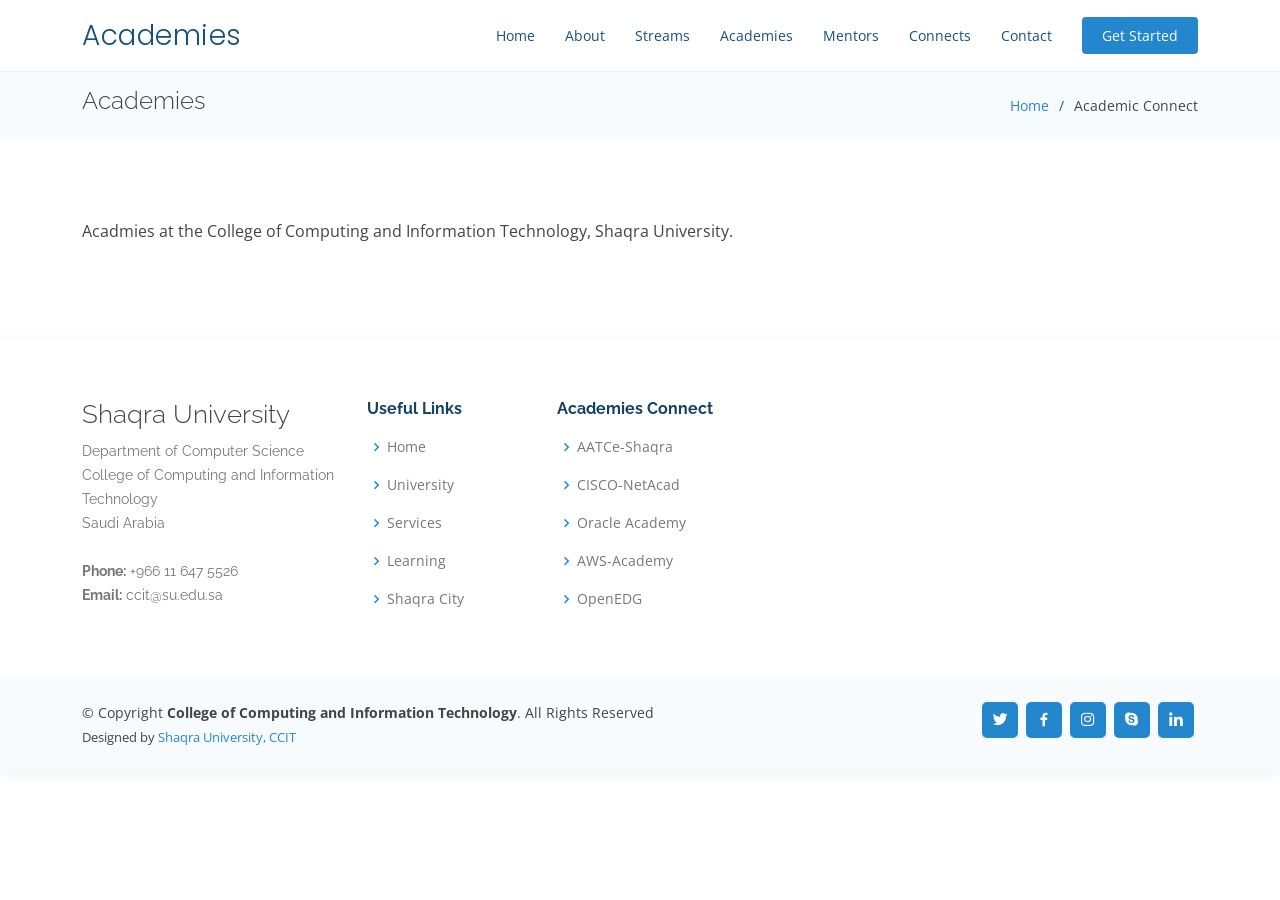
<file: inner-page.html>
<!DOCTYPE html>
<html lang="en">

<head>
  <meta charset="utf-8">
  <meta content="width=device-width, initial-scale=1.0" name="viewport">

  <title>Academies @ CCIT </title>
  <meta content="" name="description">
  <meta content="" name="keywords">

  <!-- Favicons -->
  <link href="assets/img/favicon.png" rel="icon">
  <link href="assets/img/apple-touch-icon.png" rel="apple-touch-icon">

  <!-- Google Fonts -->
  <link href="https://fonts.googleapis.com/css?family=Open+Sans:300,300i,400,400i,600,600i,700,700i|Raleway:300,300i,400,400i,500,500i,600,600i,700,700i|Poppins:300,300i,400,400i,500,500i,600,600i,700,700i" rel="stylesheet">

  <!-- Vendor CSS Files -->
  <link href="assets/vendor/aos/aos.css" rel="stylesheet">
  <link href="assets/vendor/bootstrap/css/bootstrap.min.css" rel="stylesheet">
  <link href="assets/vendor/bootstrap-icons/bootstrap-icons.css" rel="stylesheet">
  <link href="assets/vendor/boxicons/css/boxicons.min.css" rel="stylesheet">
  <link href="assets/vendor/glightbox/css/glightbox.min.css" rel="stylesheet">
  <link href="assets/vendor/remixicon/remixicon.css" rel="stylesheet">
  <link href="assets/vendor/swiper/swiper-bundle.min.css" rel="stylesheet">
  <link href="assets/css/style.css" rel="stylesheet">
  </head>

<body>

  <!-- ======= Header ======= -->
  <header id="header" class="fixed-top">
    <div class="container d-flex align-items-center justify-content-between">

      <h1 class="logo"><a href="index.html">Academies</a></h1>
      <!-- Uncomment below if you prefer to use an image logo -->
      <!-- <a href="index.html" class="logo"><img src="assets/img/logo.png" alt="" class="img-fluid"></a>-->

      <nav id="navbar" class="navbar">
        <ul>
          <li><a class="nav-link scrollto " href="#hero">Home</a></li>
          <li><a class="nav-link scrollto" href="#about">About</a></li>
          <li><a class="nav-link scrollto" href="#services">Streams</a></li>
          <li><a class="nav-link scrollto o" href="#portfolio">Academies</a></li>
          <li><a class="nav-link scrollto" href="#team">Mentors</a></li>
          <li><a class="nav-link scrollto" href="#pricing">Connects</a></li>
          
          <li><a class="nav-link scrollto" href="#contact">Contact</a></li>
          <li><a class="getstarted scrollto" href="#about">Get Started</a></li>
        </ul>
        <i class="bi bi-list mobile-nav-toggle"></i>
      </nav><!-- .navbar -->

    </div>
  </header><!-- End Header -->

  <main id="main">

    <!-- ======= Breadcrumbs ======= -->
    <section class="breadcrumbs">
      <div class="container">

        <div class="d-flex justify-content-between align-items-center">
          <h2>Academies</h2>
          <ol>
            <li><a href="index.html">Home</a></li>
            <li>Academic Connect</li>
          </ol>
        </div>

      </div>
    </section><!-- End Breadcrumbs -->

    <section class="inner-page">
      <div class="container">
        <p>
          Acadmies at the College of Computing and Information Technology, Shaqra University.
        </p>
      </div>
    </section>

  </main><!-- End #main -->

  <!-- ======= Footer ======= -->
  <footer id="footer">

    <div class="footer-top">
      <div class="container">
        <div class="row">

          <div class="col-lg-3 col-md-6 footer-contact">
            <h3>Shaqra University</h3>
            <p>
              Department of Computer Science<br>
              College of Computing and Information Technology<br>
              Saudi Arabia <br><br>
              <strong>Phone:</strong> +966 11 647 5526<br>
              <strong>Email:</strong> ccit@su.edu.sa<br>
            </p>
          </div>

          <div class="col-lg-2 col-md-6 footer-links">
            <h4>Useful Links</h4>
            <ul>
              <li><i class="bx bx-chevron-right"></i> <a href="#">Home</a></li>
              <li><i class="bx bx-chevron-right"></i> <a href="https://www.su.edu.sa/ar">University</a></li>
              <li><i class="bx bx-chevron-right"></i> <a href="https://edugate.su.edu.sa/su/ui/home.faces">Services</a></li>
              <li><i class="bx bx-chevron-right"></i> <a href="https://lms.su.edu.sa/">Learning</a></li>
              <li><i class="bx bx-chevron-right"></i> <a href="https://www.google.com/maps/place/Shaqra/@25.2402647,45.2244899,14z/data=!3m1!4b1!4m6!3m5!1s0x3e2a6900699805ed:0xb674a0d4111f9cd4!8m2!3d25.2476471!4d45.2524792!16s%2Fm%2F03cgfn7">Shaqra City</a></li>
            </ul>
          </div>

          <div class="col-lg-3 col-md-6 footer-links">
            <h4>Academies Connect </h4>
            <ul>
              <li><i class="bx bx-chevron-right"></i> <a href="https://aatce.github.io/aatc/">AATCe-Shaqra</a></li>
              <li><i class="bx bx-chevron-right"></i> <a href="http://netacad.com/portal/learning">CISCO-NetAcad</a></li>
              <li><i class="bx bx-chevron-right"></i> <a href="https://myacademy.oracle.com/">Oracle Academy</a></li>
              <li><i class="bx bx-chevron-right"></i> <a href="https://www.awsacademy.com/AcademyHome">AWS-Academy</a></li>
              <li><i class="bx bx-chevron-right"></i> <a href="https://edube.org/login">OpenEDG</a></li>
            </ul>
          </div>

          

        </div>
      </div>
    </div>

    <div class="container d-md-flex py-4">

      <div class="me-md-auto text-center text-md-start">
        <div class="copyright">
          &copy; Copyright <strong><span>College of Computing and Information Technology</span></strong>. All Rights Reserved
        </div>
        <div class="credits">
          <!-- All the links in the footer should remain intact. -->
          <!-- You can delete the links only if you purchased the pro version. -->
          <!-- Licensing information: https://bootstrapmade.com/license/ -->
          <!-- Purchase the pro version with working PHP/AJAX contact form: https://bootstrapmade.com/onepage-multipurpose-bootstrap-template/ -->
          Designed by <a href="https://su.edu.sa/">Shaqra University, CCIT</a>
        </div>
      </div>
      <div class="social-links text-center text-md-right pt-3 pt-md-0">
        <a href="#" class="twitter"><i class="bx bxl-twitter"></i></a>
        <a href="#" class="facebook"><i class="bx bxl-facebook"></i></a>
        <a href="#" class="instagram"><i class="bx bxl-instagram"></i></a>
        <a href="#" class="google-plus"><i class="bx bxl-skype"></i></a>
        <a href="#" class="linkedin"><i class="bx bxl-linkedin"></i></a>
      </div>
    </div>
  </footer><!-- End Footer -->

  <div id="preloader"></div>
  <a href="#" class="back-to-top d-flex align-items-center justify-content-center"><i class="bi bi-arrow-up-short"></i></a>

  <!-- Vendor JS Files -->
  <script src="assets/vendor/purecounter/purecounter_vanilla.js"></script>
  <script src="assets/vendor/aos/aos.js"></script>
  <script src="assets/vendor/bootstrap/js/bootstrap.bundle.min.js"></script>
  <script src="assets/vendor/glightbox/js/glightbox.min.js"></script>
  <script src="assets/vendor/isotope-layout/isotope.pkgd.min.js"></script>
  <script src="assets/vendor/swiper/swiper-bundle.min.js"></script>
  <script src="assets/vendor/php-email-form/validate.js"></script>

  <!-- Template Main JS File -->
  <script src="assets/js/main.js"></script>

</body>

</html>
</file>
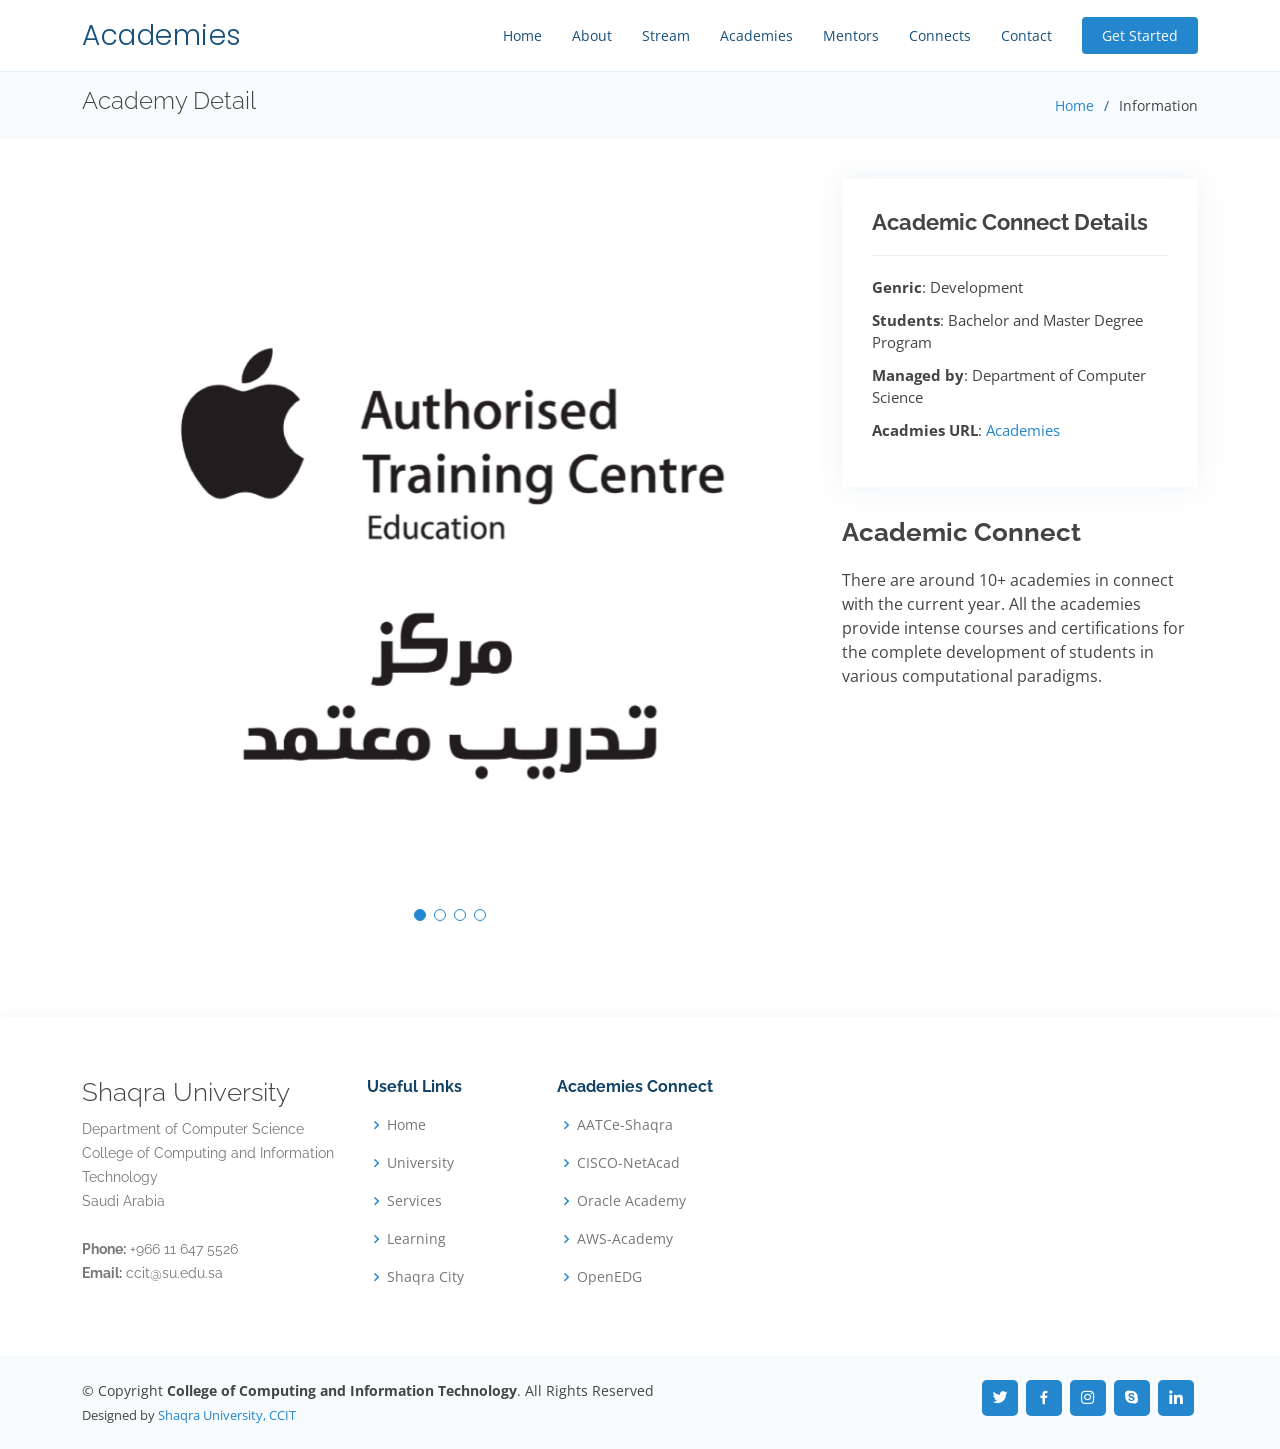
<file: portfolio-details.html>
<!DOCTYPE html>
<html lang="en">

<head>
  <meta charset="utf-8">
  <meta content="width=device-width, initial-scale=1.0" name="viewport">

  <title>Academies@CCIT</title>
  <meta content="" name="description">
  <meta content="" name="keywords">

  <!-- Favicons -->
  <link href="assets/img/favicon.png" rel="icon">
  <link href="assets/img/apple-touch-icon.png" rel="apple-touch-icon">

  <!-- Google Fonts -->
  <link href="https://fonts.googleapis.com/css?family=Open+Sans:300,300i,400,400i,600,600i,700,700i|Raleway:300,300i,400,400i,500,500i,600,600i,700,700i|Poppins:300,300i,400,400i,500,500i,600,600i,700,700i" rel="stylesheet">

  <!-- Vendor CSS Files -->
  <link href="assets/vendor/aos/aos.css" rel="stylesheet">
  <link href="assets/vendor/bootstrap/css/bootstrap.min.css" rel="stylesheet">
  <link href="assets/vendor/bootstrap-icons/bootstrap-icons.css" rel="stylesheet">
  <link href="assets/vendor/boxicons/css/boxicons.min.css" rel="stylesheet">
  <link href="assets/vendor/glightbox/css/glightbox.min.css" rel="stylesheet">
  <link href="assets/vendor/remixicon/remixicon.css" rel="stylesheet">
  <link href="assets/vendor/swiper/swiper-bundle.min.css" rel="stylesheet">
  <link href="assets/css/style.css" rel="stylesheet">

  </head>
<body>
  <!-- ======= Header ======= -->
  <header id="header" class="fixed-top">
    <div class="container d-flex align-items-center justify-content-between">

      <h1 class="logo"><a href="index.html">Academies</a></h1>
      <nav id="navbar" class="navbar">
        <ul>
          <li><a class="nav-link scrollto " href="#hero">Home</a></li>
          <li><a class="nav-link scrollto" href="#about">About</a></li>
          <li><a class="nav-link scrollto" href="#services">Stream</a></li>
          <li><a class="nav-link scrollto activeo" href="#portfolio">Academies</a></li>
          <li><a class="nav-link scrollto" href="#team">Mentors</a></li>
          <li><a class="nav-link scrollto" href="#pricing">Connects</a></li>
          
          <li><a class="nav-link scrollto" href="#contact">Contact</a></li>
          <li><a class="getstarted scrollto" href="#about">Get Started</a></li>
        </ul>
        <i class="bi bi-list mobile-nav-toggle"></i>
      </nav><!-- .navbar -->

    </div>
  </header><!-- End Header -->

  <main id="main">

    <!-- ======= Breadcrumbs ======= -->
    <section id="breadcrumbs" class="breadcrumbs">
      <div class="container">

        <div class="d-flex justify-content-between align-items-center">
          <h2>Academy Detail</h2>
          <ol>
            <li><a href="index.html">Home</a></li>
            <li>Information</li>
          </ol>
        </div>

      </div>
    </section><!-- End Breadcrumbs -->

    <!-- ======= Portfolio Details Section ======= -->
    <section id="portfolio-details" class="portfolio-details">
      <div class="container">

        <div class="row gy-4">

          <div class="col-lg-8">
            <div class="portfolio-details-slider swiper">
              <div class="swiper-wrapper align-items-center">

                <div class="swiper-slide">
                  <img src="assets/img/portfolio/portfolio-1.jpg" alt="">
                </div>

                <div class="swiper-slide">
                  <img src="assets/img/portfolio/portfolio-9.jpg" alt="">
                </div>

                <div class="swiper-slide">
                  <img src="assets/img/portfolio/portfolio-3.jpg" alt="">
                </div>
                <div class="swiper-slide">
                  <img src="assets/img/portfolio/portfolio-7.jpg" alt="">
                </div>
              </div>
              <div class="swiper-pagination"></div>
            </div>
          </div>

          <div class="col-lg-4">
            <div class="portfolio-info">
              <h3>Academic Connect Details</h3>
              <ul>
                <li><strong>Genric</strong>: Development</li>
                <li><strong>Students</strong>: Bachelor and Master Degree Program</li>
                <li><strong>Managed by</strong>: Department of Computer Science</li>
                <li><strong>Acadmies URL</strong>: <a href="https://ccitsu.github.io/academies/">Academies</a></li>
              </ul>
            </div>
            <div class="portfolio-description">
              <h2>Academic Connect</h2>
              <p>
                There are around 10+ academies in connect with the current year. All the academies provide intense courses and certifications for the complete development of students in various computational paradigms.
              </p>
            </div>
          </div>

        </div>

      </div>
    </section><!-- End Portfolio Details Section -->

  </main><!-- End #main -->

  <!-- ======= Footer ======= -->
  <footer id="footer">

    <div class="footer-top">
      <div class="container">
        <div class="row">

          <div class="col-lg-3 col-md-6 footer-contact">
            <h3>Shaqra University</h3>
            <p>
              Department of Computer Science<br>
              College of Computing and Information Technology<br>
              Saudi Arabia <br><br>
              <strong>Phone:</strong> +966 11 647 5526<br>
              <strong>Email:</strong> ccit@su.edu.sa<br>
            </p>
          </div>

          <div class="col-lg-2 col-md-6 footer-links">
            <h4>Useful Links</h4>
            <ul>
              <li><i class="bx bx-chevron-right"></i> <a href="#">Home</a></li>
              <li><i class="bx bx-chevron-right"></i> <a href="https://www.su.edu.sa/ar">University</a></li>
              <li><i class="bx bx-chevron-right"></i> <a href="https://edugate.su.edu.sa/su/ui/home.faces">Services</a></li>
              <li><i class="bx bx-chevron-right"></i> <a href="https://lms.su.edu.sa/">Learning</a></li>
              <li><i class="bx bx-chevron-right"></i> <a href="https://www.google.com/maps/place/Shaqra/@25.2402647,45.2244899,14z/data=!3m1!4b1!4m6!3m5!1s0x3e2a6900699805ed:0xb674a0d4111f9cd4!8m2!3d25.2476471!4d45.2524792!16s%2Fm%2F03cgfn7">Shaqra City</a></li>
            </ul>
          </div>

          <div class="col-lg-3 col-md-6 footer-links">
            <h4>Academies Connect </h4>
            <ul>
              <li><i class="bx bx-chevron-right"></i> <a href="https://aatce.github.io/aatc/">AATCe-Shaqra</a></li>
              <li><i class="bx bx-chevron-right"></i> <a href="http://netacad.com/portal/learning">CISCO-NetAcad</a></li>
              <li><i class="bx bx-chevron-right"></i> <a href="https://myacademy.oracle.com/">Oracle Academy</a></li>
              <li><i class="bx bx-chevron-right"></i> <a href="https://www.awsacademy.com/AcademyHome">AWS-Academy</a></li>
              <li><i class="bx bx-chevron-right"></i> <a href="https://edube.org/login">OpenEDG</a></li>
            </ul>
          </div>

          

        </div>
      </div>
    </div>

    <div class="container d-md-flex py-4">

      <div class="me-md-auto text-center text-md-start">
        <div class="copyright">
          &copy; Copyright <strong><span>College of Computing and Information Technology</span></strong>. All Rights Reserved
        </div>
        <div class="credits">
          <!-- All the links in the footer should remain intact. -->
          <!-- You can delete the links only if you purchased the pro version. -->
          <!-- Licensing information: https://bootstrapmade.com/license/ -->
          <!-- Purchase the pro version with working PHP/AJAX contact form: https://bootstrapmade.com/onepage-multipurpose-bootstrap-template/ -->
          Designed by <a href="https://su.edu.sa/">Shaqra University, CCIT</a>
        </div>
      </div>
      <div class="social-links text-center text-md-right pt-3 pt-md-0">
        <a href="#" class="twitter"><i class="bx bxl-twitter"></i></a>
        <a href="#" class="facebook"><i class="bx bxl-facebook"></i></a>
        <a href="#" class="instagram"><i class="bx bxl-instagram"></i></a>
        <a href="#" class="google-plus"><i class="bx bxl-skype"></i></a>
        <a href="#" class="linkedin"><i class="bx bxl-linkedin"></i></a>
      </div>
    </div>
  </footer><!-- End Footer -->

  <div id="preloader"></div>
  <a href="#" class="back-to-top d-flex align-items-center justify-content-center"><i class="bi bi-arrow-up-short"></i></a>

  <!-- Vendor JS Files -->
  <script src="assets/vendor/purecounter/purecounter_vanilla.js"></script>
  <script src="assets/vendor/aos/aos.js"></script>
  <script src="assets/vendor/bootstrap/js/bootstrap.bundle.min.js"></script>
  <script src="assets/vendor/glightbox/js/glightbox.min.js"></script>
  <script src="assets/vendor/isotope-layout/isotope.pkgd.min.js"></script>
  <script src="assets/vendor/swiper/swiper-bundle.min.js"></script>
  <script src="assets/vendor/php-email-form/validate.js"></script>

  <!-- Template Main JS File -->
  <script src="assets/js/main.js"></script>

</body>

</html>
</file>
<file: assets/css/style.css>
/**
* Template Name: OnePage
* Updated: Mar 10 2023 with Bootstrap v5.2.3
* Template URL: https://bootstrapmade.com/onepage-multipurpose-bootstrap-template/
* Author: BootstrapMade.com
* License: https://bootstrapmade.com/license/
*/

/*--------------------------------------------------------------
# General
--------------------------------------------------------------*/
body {
  font-family: "Open Sans", sans-serif;
  color: #444444;
}

a {
  color: #2487ce;
  text-decoration: none;
}

a:hover {
  color: #469fdf;
  text-decoration: none;
}

h1,
h2,
h3,
h4,
h5,
h6 {
  font-family: "Raleway", sans-serif;
}

/*--------------------------------------------------------------
# Back to top button
--------------------------------------------------------------*/
.back-to-top {
  position: fixed;
  visibility: hidden;
  opacity: 0;
  right: 15px;
  bottom: 15px;
  z-index: 996;
  background: #2487ce;
  width: 40px;
  height: 40px;
  border-radius: 4px;
  transition: all 0.4s;
}

.back-to-top i {
  font-size: 28px;
  color: #fff;
  line-height: 0;
}

.back-to-top:hover {
  background: #3e9bdd;
  color: #fff;
}

.back-to-top.active {
  visibility: visible;
  opacity: 1;
}

/*--------------------------------------------------------------
# Preloader
--------------------------------------------------------------*/
#preloader {
  position: fixed;
  top: 0;
  left: 0;
  right: 0;
  bottom: 0;
  z-index: 9999;
  overflow: hidden;
  background: #fff;
}

#preloader:before {
  content: "";
  position: fixed;
  top: calc(50% - 30px);
  left: calc(50% - 30px);
  border: 6px solid #2487ce;
  border-top-color: #fff;
  border-bottom-color: #fff;
  border-radius: 50%;
  width: 60px;
  height: 60px;
  animation: animate-preloader 1s linear infinite;
}

@keyframes animate-preloader {
  0% {
    transform: rotate(0deg);
  }

  100% {
    transform: rotate(360deg);
  }
}

/*--------------------------------------------------------------
# Disable aos animation delay on mobile devices
--------------------------------------------------------------*/
@media screen and (max-width: 768px) {
  [data-aos-delay] {
    transition-delay: 0 !important;
  }
}

/*--------------------------------------------------------------
# Header
--------------------------------------------------------------*/
#header {
  transition: all 0.5s;
  background: #fff;
  z-index: 997;
  padding: 15px 0;
  border-bottom: 1px solid #e6f2fb;
}

#header.header-scrolled {
  border-color: #fff;
  box-shadow: 0px 2px 15px rgba(18, 66, 101, 0.08);
}

#header .logo {
  font-size: 28px;
  margin: 0;
  padding: 0;
  line-height: 1;
  font-weight: 300;
  letter-spacing: 0.5px;
  font-family: "Poppins", sans-serif;
}

#header .logo a {
  color: #16507b;
}

#header .logo img {
  max-height: 40px;
}

@media (max-width: 992px) {
  #header .logo {
    font-size: 28px;
  }
}

/*--------------------------------------------------------------
# Navigation Menu
--------------------------------------------------------------*/
/**
* Desktop Navigation 
*/
.navbar {
  padding: 0;
}

.navbar ul {
  margin: 0;
  padding: 0;
  display: flex;
  list-style: none;
  align-items: center;
}

.navbar li {
  position: relative;
}

.navbar a,
.navbar a:focus {
  display: flex;
  align-items: center;
  justify-content: space-between;
  padding: 10px 0 10px 30px;
  font-size: 14px;
  color: #16507b;
  white-space: nowrap;
  transition: 0.3s;
}

.navbar a i,
.navbar a:focus i {
  font-size: 12px;
  line-height: 0;
  margin-left: 5px;
}

.navbar a:hover,
.navbar .active,
.navbar .active:focus,
.navbar li:hover>a {
  color: #2487ce;
}

.navbar .getstarted,
.navbar .getstarted:focus {
  background: #2487ce;
  padding: 8px 20px;
  margin-left: 30px;
  border-radius: 4px;
  color: #fff;
}

.navbar .getstarted:hover,
.navbar .getstarted:focus:hover {
  color: #fff;
  background: #3194db;
}

.navbar .dropdown ul {
  display: block;
  position: absolute;
  left: 14px;
  top: calc(100% + 30px);
  margin: 0;
  padding: 10px 0;
  z-index: 99;
  opacity: 0;
  visibility: hidden;
  background: #fff;
  box-shadow: 0px 0px 30px rgba(127, 137, 161, 0.25);
  transition: 0.3s;
  border-radius: 4px;
}

.navbar .dropdown ul li {
  min-width: 200px;
}

.navbar .dropdown ul a {
  padding: 10px 20px;
  text-transform: none;
}

.navbar .dropdown ul a i {
  font-size: 12px;
}

.navbar .dropdown ul a:hover,
.navbar .dropdown ul .active:hover,
.navbar .dropdown ul li:hover>a {
  color: #2487ce;
}

.navbar .dropdown:hover>ul {
  opacity: 1;
  top: 100%;
  visibility: visible;
}

.navbar .dropdown .dropdown ul {
  top: 0;
  left: calc(100% - 30px);
  visibility: hidden;
}

.navbar .dropdown .dropdown:hover>ul {
  opacity: 1;
  top: 0;
  left: 100%;
  visibility: visible;
}

@media (max-width: 1366px) {
  .navbar .dropdown .dropdown ul {
    left: -90%;
  }

  .navbar .dropdown .dropdown:hover>ul {
    left: -100%;
  }
}

/**
* Mobile Navigation 
*/
.mobile-nav-toggle {
  color: #124265;
  font-size: 28px;
  cursor: pointer;
  display: none;
  line-height: 0;
  transition: 0.5s;
}

.mobile-nav-toggle.bi-x {
  color: #fff;
}

@media (max-width: 991px) {
  .mobile-nav-toggle {
    display: block;
  }

  .navbar ul {
    display: none;
  }
}

.navbar-mobile {
  position: fixed;
  overflow: hidden;
  top: 0;
  right: 0;
  left: 0;
  bottom: 0;
  background: rgba(10, 38, 58, 0.9);
  transition: 0.3s;
  z-index: 999;
}

.navbar-mobile .mobile-nav-toggle {
  position: absolute;
  top: 15px;
  right: 15px;
}

.navbar-mobile ul {
  display: block;
  position: absolute;
  top: 55px;
  right: 15px;
  bottom: 15px;
  left: 15px;
  padding: 10px 0;
  background-color: #fff;
  overflow-y: auto;
  transition: 0.3s;
}

.navbar-mobile a,
.navbar-mobile a:focus {
  padding: 10px 20px;
  font-size: 15px;
  color: #124265;
}

.navbar-mobile a:hover,
.navbar-mobile .active,
.navbar-mobile li:hover>a {
  color: #2487ce;
}

.navbar-mobile .getstarted,
.navbar-mobile .getstarted:focus {
  margin: 15px;
}

.navbar-mobile .dropdown ul {
  position: static;
  display: none;
  margin: 10px 20px;
  padding: 10px 0;
  z-index: 99;
  opacity: 1;
  visibility: visible;
  background: #fff;
  box-shadow: 0px 0px 30px rgba(127, 137, 161, 0.25);
}

.navbar-mobile .dropdown ul li {
  min-width: 200px;
}

.navbar-mobile .dropdown ul a {
  padding: 10px 20px;
}

.navbar-mobile .dropdown ul a i {
  font-size: 12px;
}

.navbar-mobile .dropdown ul a:hover,
.navbar-mobile .dropdown ul .active:hover,
.navbar-mobile .dropdown ul li:hover>a {
  color: #2487ce;
}

.navbar-mobile .dropdown>.dropdown-active {
  display: block;
}

/*--------------------------------------------------------------
# Hero Section
--------------------------------------------------------------*/
#hero {
  width: 100%;
  height: 100vh;
  position: relative;
  background: url("../img/hero-bg.jpg") top center;
  background-size: cover;
  position: relative;
}

#hero:before {
  content: "";
  background: rgba(255, 255, 255, 0.8);
  position: absolute;
  bottom: 0;
  top: 0;
  left: 0;
  right: 0;
}

#hero .container {
  padding-top: 80px;
}

#hero h1 {
  margin: 0;
  font-size: 56px;
  font-weight: 700;
  line-height: 72px;
  color: #124265;
  font-family: "Poppins", sans-serif;
}

#hero h2 {
  color: #5e5e5e;
  margin: 10px 0 0 0;
  font-size: 22px;
}

#hero .btn-get-started {
  font-family: "Poppins", sans-serif;
  font-weight: 500;
  font-size: 14px;
  letter-spacing: 0.5px;
  display: inline-block;
  padding: 14px 50px;
  border-radius: 5px;
  transition: 0.5s;
  margin-top: 30px;
  color: #fff;
  background: #2487ce;
}

#hero .btn-get-started:hover {
  background: #3194db;
}

#hero .icon-boxes {
  margin-top: 100px;
}

#hero .icon-box {
  padding: 50px 30px;
  position: relative;
  overflow: hidden;
  background: #fff;
  box-shadow: 0 0 29px 0 rgba(18, 66, 101, 0.08);
  transition: all 0.3s ease-in-out;
  border-radius: 8px;
  z-index: 1;
}

#hero .icon-box .title {
  font-weight: 700;
  margin-bottom: 15px;
  font-size: 18px;
}

#hero .icon-box .title a {
  color: #124265;
  transition: 0.3s;
}

#hero .icon-box .description {
  font-size: 15px;
  line-height: 28px;
  margin-bottom: 0;
}

#hero .icon-box .icon {
  margin-bottom: 20px;
  padding-top: 10px;
  display: inline-block;
  transition: all 0.3s ease-in-out;
  font-size: 36px;
  line-height: 1;
  color: #2487ce;
}

#hero .icon-box:hover {
  transform: scale(1.08);
}

#hero .icon-box:hover .title a {
  color: #2487ce;
}

@media (min-width: 1024px) {
  #hero {
    background-attachment: fixed;
  }
}

@media (max-height: 800px) {
  #hero {
    height: auto;
  }
}

@media (max-width: 992px) {
  #hero {
    height: auto;
  }

  #hero h1 {
    font-size: 28px;
    line-height: 36px;
  }

  #hero h2 {
    font-size: 18px;
    line-height: 24px;
  }
}

/*--------------------------------------------------------------
# Sections General
--------------------------------------------------------------*/
section {
  padding: 80px 0;
  overflow: hidden;
}

.section-bg {
  background-color: #f8fbfe;
}

.section-title {
  text-align: center;
  padding-bottom: 30px;
}

.section-title h2 {
  font-size: 32px;
  font-weight: bold;
  text-transform: uppercase;
  margin-bottom: 20px;
  padding-bottom: 0;
  color: #124265;
}

.section-title p {
  margin-bottom: 0;
  font-size: 14px;
  color: #919191;
}

/*--------------------------------------------------------------
# About
--------------------------------------------------------------*/
.about .content h3 {
  font-weight: 600;
  font-size: 26px;
}

.about .content ul {
  list-style: none;
  padding: 0;
}

.about .content ul li {
  padding-left: 28px;
  position: relative;
}

.about .content ul li+li {
  margin-top: 10px;
}

.about .content ul i {
  position: absolute;
  left: 0;
  top: 2px;
  font-size: 20px;
  color: #2487ce;
  line-height: 1;
}

.about .content p:last-child {
  margin-bottom: 0;
}

.about .content .btn-learn-more {
  font-family: "Raleway", sans-serif;
  font-weight: 600;
  font-size: 14px;
  letter-spacing: 1px;
  display: inline-block;
  padding: 12px 32px;
  border-radius: 5px;
  transition: 0.3s;
  line-height: 1;
  color: #2487ce;
  animation-delay: 0.8s;
  margin-top: 6px;
  border: 2px solid #2487ce;
}

.about .content .btn-learn-more:hover {
  background: #2487ce;
  color: #fff;
  text-decoration: none;
}

/*--------------------------------------------------------------
# Counts
--------------------------------------------------------------*/
.counts {
  padding: 60px 0;
}

.counts .count-box {
  width: 100%;
  text-align: center;
}

.counts .count-box span {
  font-size: 48px;
  line-height: 48px;
  display: block;
  font-weight: 700;
  color: #124265;
  margin-left: 80px;
  margin: auto;
}

.counts .count-box p {
  padding: 8px 0 0 0;
  font-family: "Raleway", sans-serif;
  font-weight: 600;
  font-size: 14px;
  color: #1e6ca6;
}

/*--------------------------------------------------------------
# About Video
--------------------------------------------------------------*/
.about-video .content {
  font-size: 15px;
}

.about-video .content h3 {
  font-weight: 700;
  font-size: 24px;
  color: #124265;
}

.about-video .content ul {
  list-style: none;
  padding: 0;
}

.about-video .content ul li {
  padding-bottom: 10px;
  padding-left: 28px;
  position: relative;
}

.about-video .content ul i {
  font-size: 24px;
  color: #2487ce;
  position: absolute;
  left: 0;
  top: -2px;
}

.about-video .content p:last-child {
  margin-bottom: 0;
}

.about-video .play-btn {
  width: 94px;
  height: 94px;
  background: radial-gradient(#2487ce 50%, rgba(36, 135, 206, 0.4) 52%);
  border-radius: 50%;
  display: block;
  position: absolute;
  left: calc(50% - 47px);
  top: calc(50% - 47px);
  overflow: hidden;
}

.about-video .play-btn::after {
  content: "";
  position: absolute;
  left: 50%;
  top: 50%;
  transform: translateX(-40%) translateY(-50%);
  width: 0;
  height: 0;
  border-top: 10px solid transparent;
  border-bottom: 10px solid transparent;
  border-left: 15px solid #fff;
  z-index: 100;
  transition: all 400ms cubic-bezier(0.55, 0.055, 0.675, 0.19);
}

.about-video .play-btn::before {
  content: "";
  position: absolute;
  width: 120px;
  height: 120px;
  animation-delay: 0s;
  animation: pulsate-btn 2s;
  animation-direction: forwards;
  animation-iteration-count: infinite;
  animation-timing-function: steps;
  opacity: 1;
  border-radius: 50%;
  border: 5px solid rgba(36, 135, 206, 0.7);
  top: -15%;
  left: -15%;
  background: rgba(198, 16, 0, 0);
}

.about-video .play-btn:hover::after {
  border-left: 15px solid #2487ce;
  transform: scale(20);
}

.about-video .play-btn:hover::before {
  content: "";
  position: absolute;
  left: 50%;
  top: 50%;
  transform: translateX(-40%) translateY(-50%);
  width: 0;
  height: 0;
  border: none;
  border-top: 10px solid transparent;
  border-bottom: 10px solid transparent;
  border-left: 15px solid #fff;
  z-index: 200;
  animation: none;
  border-radius: 0;
}

@keyframes pulsate-btn {
  0% {
    transform: scale(0.6, 0.6);
    opacity: 1;
  }

  100% {
    transform: scale(1, 1);
    opacity: 0;
  }
}

/*--------------------------------------------------------------
# Clients
--------------------------------------------------------------*/
.clients {
  padding: 15px 0;
  text-align: center;
}

.clients img {
  max-width: 45%;
  transition: all 0.4s ease-in-out;
  display: inline-block;
  padding: 15px 0;
  filter: grayscale(100);
}

.clients img:hover {
  filter: none;
  transform: scale(1.15);
}

@media (max-width: 768px) {
  .clients img {
    max-width: 40%;
  }
}

/*--------------------------------------------------------------
# Testimonials
--------------------------------------------------------------*/
.testimonials .testimonials-carousel,
.testimonials .testimonials-slider {
  overflow: hidden;
}

.testimonials .testimonial-item {
  box-sizing: content-box;
  text-align: center;
  min-height: 320px;
}

.testimonials .testimonial-item .testimonial-img {
  width: 90px;
  border-radius: 50%;
  margin: 0 auto;
}

.testimonials .testimonial-item h3 {
  font-size: 18px;
  font-weight: bold;
  margin: 10px 0 5px 0;
  color: #111;
}

.testimonials .testimonial-item h4 {
  font-size: 14px;
  color: #999;
  margin: 0;
}

.testimonials .testimonial-item .quote-icon-left,
.testimonials .testimonial-item .quote-icon-right {
  color: #c9e3f5;
  font-size: 26px;
}

.testimonials .testimonial-item .quote-icon-left {
  display: inline-block;
  left: -5px;
  position: relative;
}

.testimonials .testimonial-item .quote-icon-right {
  display: inline-block;
  right: -5px;
  position: relative;
  top: 10px;
}

.testimonials .testimonial-item p {
  font-style: italic;
  margin: 0 15px 15px 15px;
  padding: 20px;
  background: #f3f9fd;
  position: relative;
  margin-bottom: 35px;
  border-radius: 6px;
}

.testimonials .testimonial-item p::after {
  content: "";
  width: 0;
  height: 0;
  border-top: 20px solid #f3f9fd;
  border-right: 20px solid transparent;
  border-left: 20px solid transparent;
  position: absolute;
  bottom: -20px;
  left: calc(50% - 20px);
}

.testimonials .swiper-pagination {
  margin-top: 20px;
  position: relative;
}

.testimonials .swiper-pagination .swiper-pagination-bullet {
  width: 12px;
  height: 12px;
  background-color: #fff;
  opacity: 1;
  border: 1px solid #2487ce;
}

.testimonials .swiper-pagination .swiper-pagination-bullet-active {
  background-color: #2487ce;
}

/*--------------------------------------------------------------
# Services
--------------------------------------------------------------*/
.services .icon-box {
  text-align: center;
  padding: 70px 20px 80px 20px;
  transition: all ease-in-out 0.3s;
  background: #fff;
  box-shadow: 0px 5px 90px 0px rgba(110, 123, 131, 0.05);
}

.services .icon-box .icon {
  margin: 0 auto;
  width: 100px;
  height: 100px;
  display: flex;
  align-items: center;
  justify-content: center;
  transition: ease-in-out 0.3s;
  position: relative;
}

.services .icon-box .icon i {
  font-size: 36px;
  transition: 0.5s;
  position: relative;
}

.services .icon-box .icon svg {
  position: absolute;
  top: 0;
  left: 0;
}

.services .icon-box .icon svg path {
  transition: 0.5s;
  fill: #f5f5f5;
}

.services .icon-box h4 {
  font-weight: 600;
  margin: 10px 0 15px 0;
  font-size: 22px;
}

.services .icon-box h4 a {
  color: #124265;
  transition: ease-in-out 0.3s;
}

.services .icon-box p {
  line-height: 24px;
  font-size: 14px;
  margin-bottom: 0;
}

.services .icon-box:hover {
  border-color: #fff;
  box-shadow: 0px 0 35px 0 rgba(0, 0, 0, 0.08);
}

.services .iconbox-blue i {
  color: #47aeff;
}

.services .iconbox-blue:hover .icon i {
  color: #fff;
}

.services .iconbox-blue:hover .icon path {
  fill: #47aeff;
}

.services .iconbox-orange i {
  color: #ffa76e;
}

.services .iconbox-orange:hover .icon i {
  color: #fff;
}

.services .iconbox-orange:hover .icon path {
  fill: #ffa76e;
}

.services .iconbox-pink i {
  color: #e80368;
}

.services .iconbox-pink:hover .icon i {
  color: #fff;
}

.services .iconbox-pink:hover .icon path {
  fill: #e80368;
}

.services .iconbox-yellow i {
  color: #ffbb2c;
}

.services .iconbox-yellow:hover .icon i {
  color: #fff;
}

.services .iconbox-yellow:hover .icon path {
  fill: #ffbb2c;
}

.services .iconbox-red i {
  color: #ff5828;
}

.services .iconbox-red:hover .icon i {
  color: #fff;
}

.services .iconbox-red:hover .icon path {
  fill: #ff5828;
}

.services .iconbox-teal i {
  color: #11dbcf;
}

.services .iconbox-teal:hover .icon i {
  color: #fff;
}

.services .iconbox-teal:hover .icon path {
  fill: #11dbcf;
}

/*--------------------------------------------------------------
# Cta
--------------------------------------------------------------*/
.cta {
  background: #2487ce;
  background-size: cover;
  padding: 60px 0;
}

.cta h3 {
  color: #fff;
  font-size: 28px;
  font-weight: 700;
}

.cta p {
  color: #fff;
}

.cta .cta-btn {
  font-family: "Raleway", sans-serif;
  font-weight: 600;
  font-size: 14px;
  letter-spacing: 1px;
  display: inline-block;
  padding: 10px 35px;
  border-radius: 5px;
  transition: 0.5s;
  margin-top: 10px;
  border: 2px solid #fff;
  color: #fff;
}

.cta .cta-btn:hover {
  background: #fff;
  color: #2487ce;
}

/*--------------------------------------------------------------
# Portfolio
--------------------------------------------------------------*/
.portfolio .portfolio-item {
  margin-bottom: 30px;
}

.portfolio #portfolio-flters {
  padding: 0;
  margin: 0 auto 35px auto;
  list-style: none;
  text-align: center;
  border-radius: 50px;
  padding: 2px 15px;
}

.portfolio #portfolio-flters li {
  cursor: pointer;
  display: inline-block;
  padding: 10px 15px 8px 15px;
  font-size: 14px;
  font-weight: 600;
  line-height: 1;
  text-transform: uppercase;
  color: #444444;
  margin-bottom: 5px;
  transition: all 0.3s ease-in-out;
}

.portfolio #portfolio-flters li:hover,
.portfolio #portfolio-flters li.filter-active {
  color: #2487ce;
}

.portfolio #portfolio-flters li:last-child {
  margin-right: 0;
}

.portfolio .portfolio-wrap {
  transition: 0.3s;
  position: relative;
  overflow: hidden;
  z-index: 1;
}

.portfolio .portfolio-wrap::before {
  content: "";
  background: rgba(36, 135, 206, 0.6);
  position: absolute;
  left: 30px;
  right: 30px;
  top: 30px;
  bottom: 30px;
  transition: all ease-in-out 0.3s;
  z-index: 2;
  opacity: 0;
}

.portfolio .portfolio-wrap .portfolio-info {
  opacity: 0;
  position: absolute;
  top: 0;
  left: 0;
  right: 0;
  bottom: 0;
  text-align: center;
  z-index: 3;
  transition: all ease-in-out 0.3s;
  display: flex;
  flex-direction: column;
  justify-content: center;
  align-items: center;
}

.portfolio .portfolio-wrap .portfolio-info::before {
  display: block;
  content: "";
  width: 48px;
  height: 48px;
  position: absolute;
  top: 35px;
  left: 35px;
  border-top: 3px solid #fff;
  border-left: 3px solid #fff;
  transition: all 0.5s ease 0s;
  z-index: 9994;
}

.portfolio .portfolio-wrap .portfolio-info::after {
  display: block;
  content: "";
  width: 48px;
  height: 48px;
  position: absolute;
  bottom: 35px;
  right: 35px;
  border-bottom: 3px solid #fff;
  border-right: 3px solid #fff;
  transition: all 0.5s ease 0s;
  z-index: 9994;
}

.portfolio .portfolio-wrap .portfolio-info h4 {
  font-size: 20px;
  color: #fff;
  font-weight: 600;
}

.portfolio .portfolio-wrap .portfolio-info p {
  color: #ffffff;
  font-size: 14px;
  text-transform: uppercase;
  padding: 0;
  margin: 0;
}

.portfolio .portfolio-wrap .portfolio-links {
  text-align: center;
  z-index: 4;
}

.portfolio .portfolio-wrap .portfolio-links a {
  color: rgba(255, 255, 255, 0.6);
  margin: 0 2px;
  font-size: 28px;
  display: inline-block;
  transition: 0.3s;
}

.portfolio .portfolio-wrap .portfolio-links a:hover {
  color: #fff;
}

.portfolio .portfolio-wrap:hover::before {
  top: 0;
  left: 0;
  right: 0;
  bottom: 0;
  opacity: 1;
}

.portfolio .portfolio-wrap:hover .portfolio-info {
  opacity: 1;
}

.portfolio .portfolio-wrap:hover .portfolio-info::before {
  top: 15px;
  left: 15px;
}

.portfolio .portfolio-wrap:hover .portfolio-info::after {
  bottom: 15px;
  right: 15px;
}

/*--------------------------------------------------------------
# Portfolio Details
--------------------------------------------------------------*/
.portfolio-details {
  padding-top: 40px;
}

.portfolio-details .portfolio-details-slider img {
  width: 100%;
}

.portfolio-details .portfolio-details-slider .swiper-pagination {
  margin-top: 20px;
  position: relative;
}

.portfolio-details .portfolio-details-slider .swiper-pagination .swiper-pagination-bullet {
  width: 12px;
  height: 12px;
  background-color: #fff;
  opacity: 1;
  border: 1px solid #2487ce;
}

.portfolio-details .portfolio-details-slider .swiper-pagination .swiper-pagination-bullet-active {
  background-color: #2487ce;
}

.portfolio-details .portfolio-info {
  padding: 30px;
  box-shadow: 0px 0 30px rgba(18, 66, 101, 0.08);
}

.portfolio-details .portfolio-info h3 {
  font-size: 22px;
  font-weight: 700;
  margin-bottom: 20px;
  padding-bottom: 20px;
  border-bottom: 1px solid #eee;
}

.portfolio-details .portfolio-info ul {
  list-style: none;
  padding: 0;
  font-size: 15px;
}

.portfolio-details .portfolio-info ul li+li {
  margin-top: 10px;
}

.portfolio-details .portfolio-description {
  padding-top: 30px;
}

.portfolio-details .portfolio-description h2 {
  font-size: 26px;
  font-weight: 700;
  margin-bottom: 20px;
}

.portfolio-details .portfolio-description p {
  padding: 0;
}

/*--------------------------------------------------------------
# Team
--------------------------------------------------------------*/
.team .member {
  margin-bottom: 20px;
  overflow: hidden;
  text-align: center;
  border-radius: 4px;
  background: #fff;
  box-shadow: 0px 2px 15px rgba(18, 66, 101, 0.08);
}

.team .member .member-img {
  position: relative;
  overflow: hidden;
}

.team .member .social {
  position: absolute;
  left: 0;
  bottom: 0;
  right: 0;
  height: 40px;
  opacity: 0;
  transition: ease-in-out 0.3s;
  text-align: center;
  background: rgba(255, 255, 255, 0.85);
  display: inline-flex;
  align-items: center;
  justify-content: center;
}

.team .member .social a {
  transition: color 0.3s;
  color: #124265;
  margin: 0 10px;
  display: inline-block;
}

.team .member .social a:hover {
  color: #2487ce;
}

.team .member .social i {
  font-size: 18px;
  margin: 0 2px;
  line-height: 0;
}

.team .member .member-info {
  padding: 25px 15px;
}

.team .member .member-info h4 {
  font-weight: 700;
  margin-bottom: 5px;
  font-size: 18px;
  color: #124265;
}

.team .member .member-info span {
  display: block;
  font-size: 13px;
  font-weight: 400;
  color: #aaaaaa;
}

.team .member .member-info p {
  font-style: italic;
  font-size: 14px;
  line-height: 26px;
  color: #777777;
}

.team .member:hover .social {
  opacity: 1;
}

/*--------------------------------------------------------------
# Pricing
--------------------------------------------------------------*/
.pricing .box {
  padding: 40px 20px;
  text-align: center;
  border-radius: 8px;
  position: relative;
  overflow: hidden;
  background: #fefefe;
  box-shadow: 0px 5px 90px 0px rgba(110, 123, 131, 0.1);
}

.pricing .box h3 {
  font-weight: 400;
  padding: 15px;
  font-size: 18px;
  text-transform: uppercase;
  font-weight: 600;
  color: #124265;
}

.pricing .box h4 {
  font-size: 42px;
  color: #2487ce;
  font-weight: 500;
  font-family: "Open Sans", sans-serif;
  margin-bottom: 20px;
}

.pricing .box h4 sup {
  font-size: 20px;
  top: -15px;
  left: -3px;
}

.pricing .box h4 span {
  color: #bababa;
  font-size: 16px;
  font-weight: 300;
}

.pricing .box ul {
  padding: 0;
  list-style: none;
  color: #124265;
  text-align: center;
  line-height: 20px;
  font-size: 14px;
}

.pricing .box ul li {
  padding-bottom: 16px;
}

.pricing .box ul .na {
  color: #ccc;
  text-decoration: line-through;
}

.pricing .box .btn-wrap {
  padding: 15px;
  text-align: center;
}

.pricing .box .btn-buy {
  display: inline-block;
  padding: 10px 40px;
  border-radius: 4px;
  color: #2487ce;
  transition: none;
  font-size: 14px;
  font-weight: 400;
  font-family: "Raleway", sans-serif;
  font-weight: 600;
  transition: 0.3s;
  border: 2px solid #2487ce;
}

.pricing .box .btn-buy:hover {
  background: #2487ce;
  color: #fff;
}

.pricing .featured {
  background: #2487ce;
}

.pricing .featured h3,
.pricing .featured h4,
.pricing .featured h4 span,
.pricing .featured ul,
.pricing .featured ul .na {
  color: #fff;
}

.pricing .featured .btn-wrap {
  padding: 15px;
  text-align: center;
}

.pricing .featured .btn-buy {
  color: #fff;
  border: 2px solid #fff;
}

.pricing .featured .btn-buy:hover {
  background: #fff;
  color: #2487ce;
}

/*--------------------------------------------------------------
# Frequently Asked Questions
--------------------------------------------------------------*/
.faq .faq-list {
  padding: 0 100px;
}

.faq .faq-list ul {
  padding: 0;
  list-style: none;
}

.faq .faq-list li+li {
  margin-top: 15px;
}

.faq .faq-list li {
  padding: 20px;
  background: #fff;
  border-radius: 4px;
  position: relative;
}

.faq .faq-list a {
  display: block;
  position: relative;
  font-family: "Poppins", sans-serif;
  font-size: 16px;
  line-height: 24px;
  font-weight: 500;
  padding: 0 30px;
  outline: none;
  cursor: pointer;
}

.faq .faq-list .icon-help {
  font-size: 24px;
  position: absolute;
  right: 0;
  left: 20px;
  color: #87c1ea;
}

.faq .faq-list .icon-show,
.faq .faq-list .icon-close {
  font-size: 24px;
  position: absolute;
  right: 0;
  top: 0;
}

.faq .faq-list p {
  margin-bottom: 0;
  padding: 10px 0 0 0;
}

.faq .faq-list .icon-show {
  display: none;
}

.faq .faq-list a.collapsed {
  color: #343a40;
}

.faq .faq-list a.collapsed:hover {
  color: #2487ce;
}

.faq .faq-list a.collapsed .icon-show {
  display: inline-block;
}

.faq .faq-list a.collapsed .icon-close {
  display: none;
}

@media (max-width: 1200px) {
  .faq .faq-list {
    padding: 0;
  }
}

/*--------------------------------------------------------------
# Contact
--------------------------------------------------------------*/
.contact .info {
  width: 100%;
  background: #fff;
}

.contact .info i {
  font-size: 20px;
  color: #2487ce;
  float: left;
  width: 44px;
  height: 44px;
  background: #e3f0fa;
  display: flex;
  justify-content: center;
  align-items: center;
  border-radius: 5px;
  transition: all 0.3s ease-in-out;
}

.contact .info h4 {
  padding: 0 0 0 60px;
  font-size: 22px;
  font-weight: 600;
  margin-bottom: 5px;
  color: #124265;
}

.contact .info p {
  padding: 0 0 0 60px;
  margin-bottom: 0;
  font-size: 14px;
  color: #217bbc;
}

.contact .info .email,
.contact .info .phone {
  margin-top: 40px;
}

.contact .info .email:hover i,
.contact .info .address:hover i,
.contact .info .phone:hover i {
  background: #2487ce;
  color: #fff;
}

.contact .php-email-form {
  width: 100%;
  background: #fff;
}

.contact .php-email-form .form-group {
  padding-bottom: 8px;
}

.contact .php-email-form .error-message {
  display: none;
  color: #fff;
  background: #ed3c0d;
  text-align: left;
  padding: 15px;
  font-weight: 600;
}

.contact .php-email-form .error-message br+br {
  margin-top: 25px;
}

.contact .php-email-form .sent-message {
  display: none;
  color: #fff;
  background: #18d26e;
  text-align: center;
  padding: 15px;
  font-weight: 600;
}

.contact .php-email-form .loading {
  display: none;
  background: #fff;
  text-align: center;
  padding: 15px;
}

.contact .php-email-form .loading:before {
  content: "";
  display: inline-block;
  border-radius: 50%;
  width: 24px;
  height: 24px;
  margin: 0 10px -6px 0;
  border: 3px solid #18d26e;
  border-top-color: #eee;
  animation: animate-loading 1s linear infinite;
}

.contact .php-email-form input,
.contact .php-email-form textarea {
  border-radius: 0;
  box-shadow: none;
  font-size: 14px;
  border-radius: 4px;
}

.contact .php-email-form input:focus,
.contact .php-email-form textarea:focus {
  border-color: #2487ce;
}

.contact .php-email-form input {
  height: 44px;
}

.contact .php-email-form textarea {
  padding: 10px 12px;
}

.contact .php-email-form button[type=submit] {
  background: #2487ce;
  border: 0;
  padding: 10px 30px;
  color: #fff;
  transition: 0.4s;
  border-radius: 4px;
}

.contact .php-email-form button[type=submit]:hover {
  background: #3194db;
}

@keyframes animate-loading {
  0% {
    transform: rotate(0deg);
  }

  100% {
    transform: rotate(360deg);
  }
}

/*--------------------------------------------------------------
# Breadcrumbs
--------------------------------------------------------------*/
.breadcrumbs {
  padding: 15px 0;
  background: #f8fbfe;
  min-height: 40px;
  margin-top: 72px;
}

@media (max-width: 992px) {
  .breadcrumbs {
    margin-top: 58px;
  }
}

.breadcrumbs h2 {
  font-size: 24px;
  font-weight: 300;
}

.breadcrumbs ol {
  display: flex;
  flex-wrap: wrap;
  list-style: none;
  padding: 0;
  margin: 0;
  font-size: 14px;
}

.breadcrumbs ol li+li {
  padding-left: 10px;
}

.breadcrumbs ol li+li::before {
  display: inline-block;
  padding-right: 10px;
  color: #1a5e90;
  content: "/";
}

@media (max-width: 768px) {
  .breadcrumbs .d-flex {
    display: block !important;
  }

  .breadcrumbs ol {
    display: block;
  }

  .breadcrumbs ol li {
    display: inline-block;
  }
}

/*--------------------------------------------------------------
# Footer
--------------------------------------------------------------*/
#footer {
  color: #444444;
  font-size: 14px;
  background: #f8fbfe;
  box-shadow: 0px 2px 15px rgba(18, 66, 101, 0.08);
}

#footer .footer-top {
  padding: 60px 0 30px 0;
  background: #fff;
}

#footer .footer-top .footer-contact {
  margin-bottom: 30px;
}

#footer .footer-top .footer-contact h3 {
  font-size: 26px;
  margin: 0 0 10px 0;
  padding: 2px 0 2px 0;
  line-height: 1;
  font-weight: 300;
}

#footer .footer-top .footer-contact p {
  font-size: 14px;
  line-height: 24px;
  margin-bottom: 0;
  font-family: "Raleway", sans-serif;
  color: #777777;
}

#footer .footer-top h4 {
  font-size: 16px;
  font-weight: bold;
  color: #124265;
  position: relative;
  padding-bottom: 12px;
}

#footer .footer-top .footer-links {
  margin-bottom: 30px;
}

#footer .footer-top .footer-links ul {
  list-style: none;
  padding: 0;
  margin: 0;
}

#footer .footer-top .footer-links ul i {
  padding-right: 2px;
  color: #2487ce;
  font-size: 18px;
  line-height: 1;
}

#footer .footer-top .footer-links ul li {
  padding: 10px 0;
  display: flex;
  align-items: center;
}

#footer .footer-top .footer-links ul li:first-child {
  padding-top: 0;
}

#footer .footer-top .footer-links ul a {
  color: #777777;
  transition: 0.3s;
  display: inline-block;
  line-height: 1;
}

#footer .footer-top .footer-links ul a:hover {
  text-decoration: none;
  color: #2487ce;
}

#footer .footer-newsletter {
  font-size: 15px;
}

#footer .footer-newsletter h4 {
  font-size: 16px;
  font-weight: bold;
  color: #444444;
  position: relative;
  padding-bottom: 12px;
}

#footer .footer-newsletter form {
  margin-top: 30px;
  background: #fff;
  padding: 6px 10px;
  position: relative;
  border-radius: 5px;
  text-align: left;
  border: 1px solid #cde5f6;
}

#footer .footer-newsletter form input[type=email] {
  border: 0;
  padding: 4px 8px;
  width: calc(100% - 100px);
}

#footer .footer-newsletter form input[type=submit] {
  position: absolute;
  top: -1px;
  right: -2px;
  bottom: -1px;
  border: 0;
  background: none;
  font-size: 16px;
  padding: 0 20px 2px 20px;
  background: #2487ce;
  color: #fff;
  transition: 0.3s;
  border-radius: 0 5px 5px 0;
  box-shadow: 0px 2px 15px rgba(0, 0, 0, 0.1);
}

#footer .footer-newsletter form input[type=submit]:hover {
  background: #3194db;
}

#footer .credits {
  padding-top: 5px;
  font-size: 13px;
  color: #444444;
}

#footer .social-links a {
  font-size: 18px;
  display: inline-block;
  background: #2487ce;
  color: #fff;
  line-height: 1;
  padding: 8px 0;
  margin-right: 4px;
  border-radius: 5px;
  text-align: center;
  width: 36px;
  height: 36px;
  transition: 0.3s;
}

#footer .social-links a:hover {
  background: #3194db;
  color: #fff;
  text-decoration: none;
}
</file>
